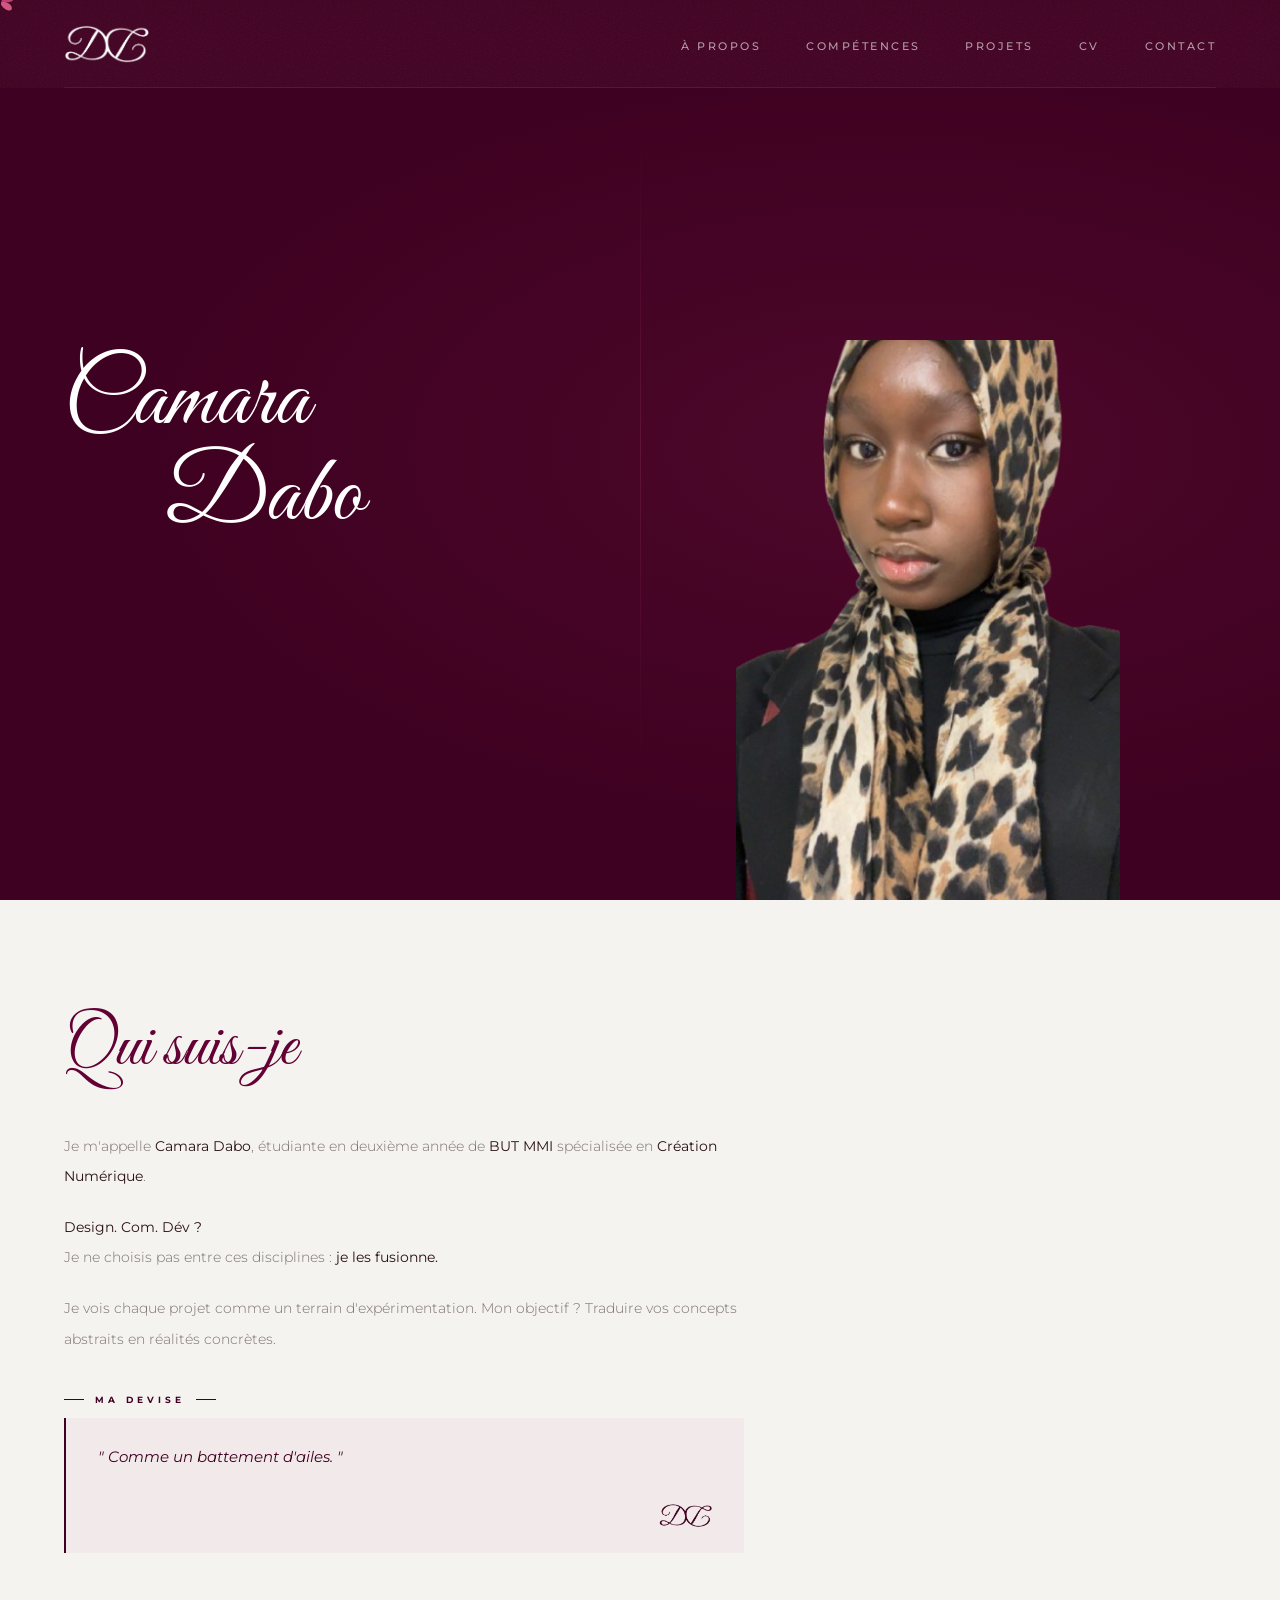
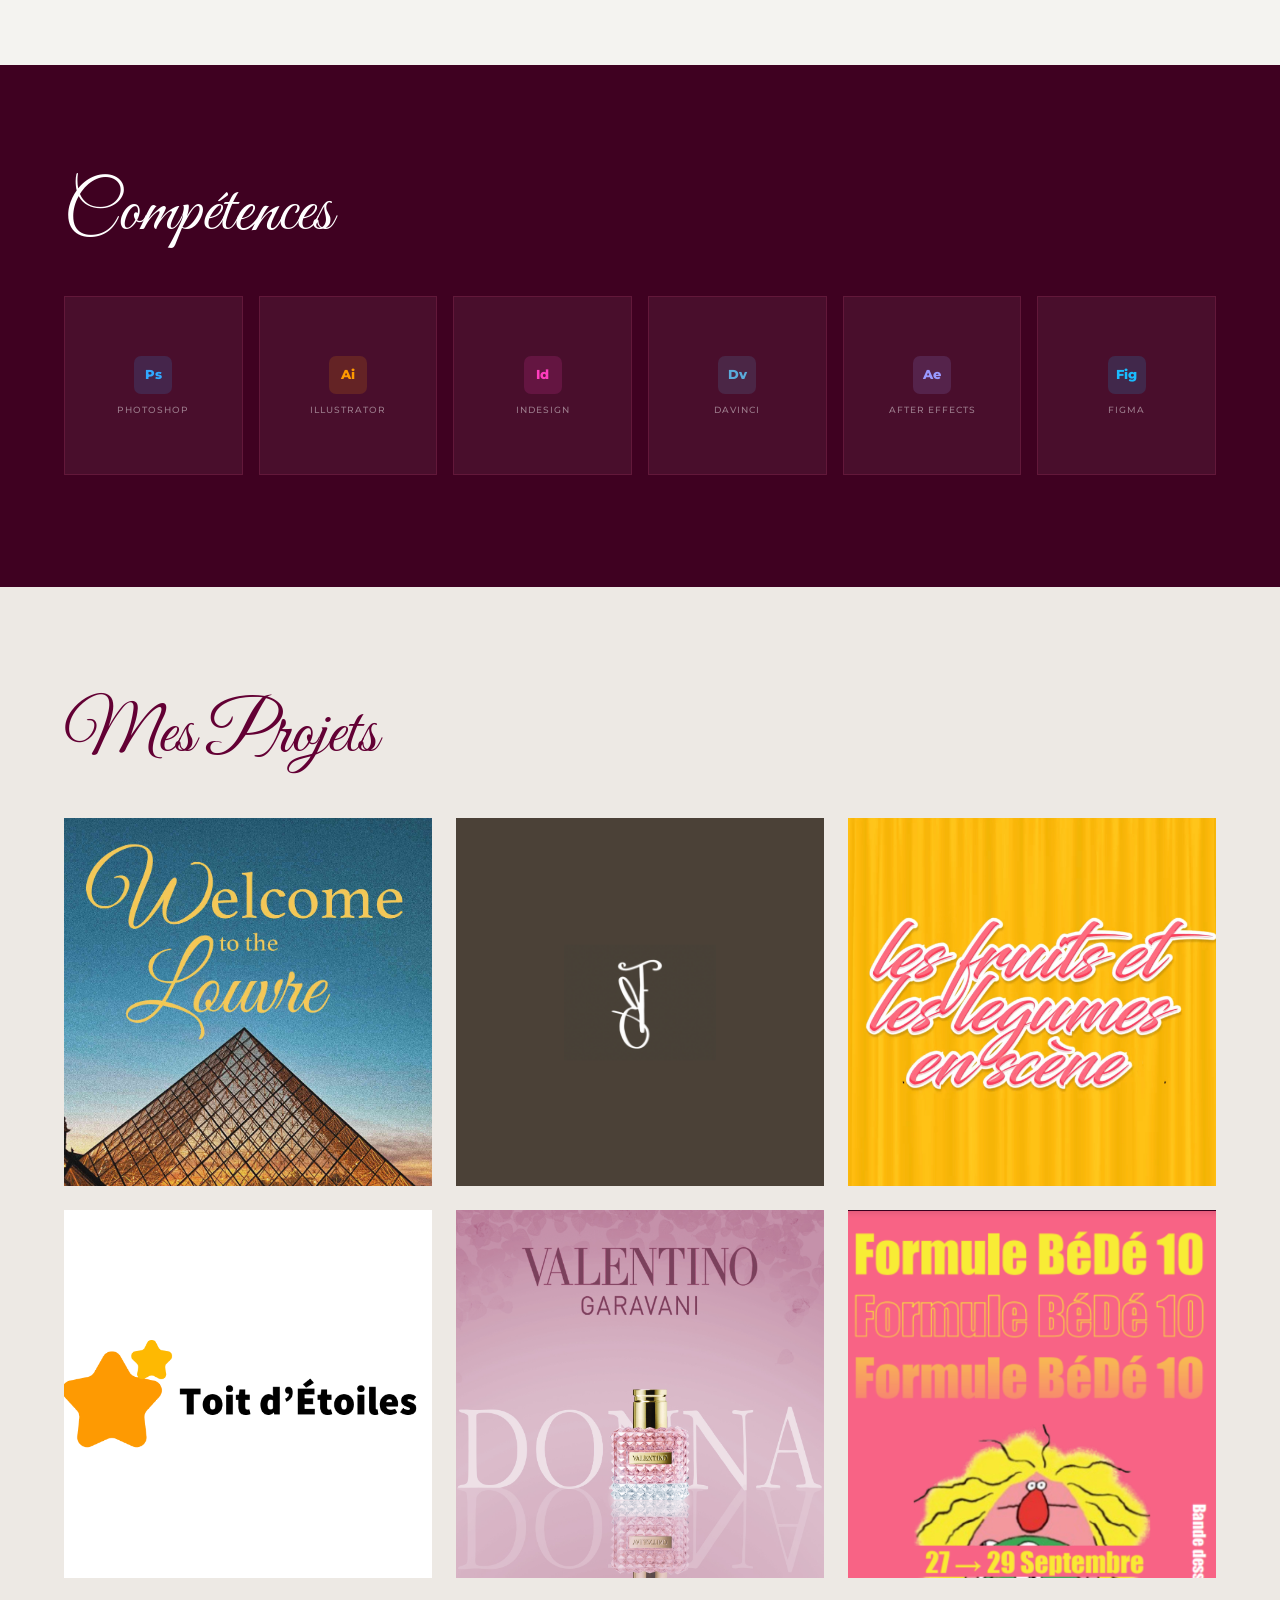
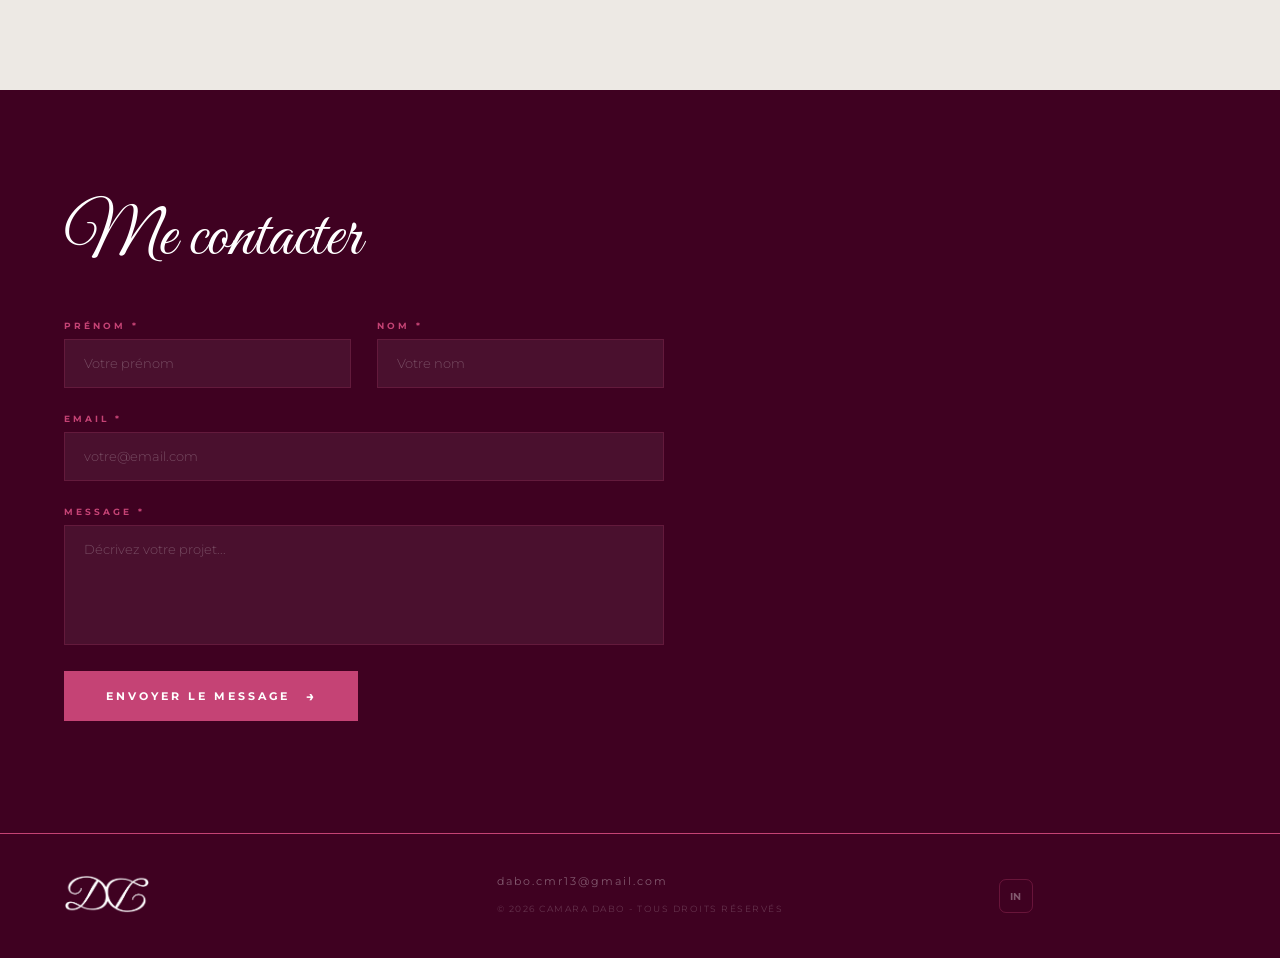
<file: Portfolio/index.html>
<!DOCTYPE html>
<html lang="fr">
<head>
    <meta charset="UTF-8">
    <meta name="viewport" content="width=device-width, initial-scale=1.0">
    <title>Camara Dabo — Designer</title>
    <link href="https://fonts.googleapis.com/css2?family=Great+Vibes&family=Montserrat:ital,wght@0,300;0,400;0,500;0,600;0,700;1,300&display=swap" rel="stylesheet">
    <link rel="stylesheet" href="css/style.css">
<link rel="icon" type="image/png" href="images/logo-couleur.png">
</head>
<body>

<svg id="bf-main" xmlns="http://www.w3.org/2000/svg" viewBox="0 0 50 40">
  <path d="M24 18 C18 10, 6 6, 4 14 C2 20, 10 26, 22 22 Z" fill="#c54375" opacity=".95"/>
  <path d="M23 22 C16 22, 5 28, 8 34 C11 38, 20 34, 24 26 Z" fill="#e0608a" opacity=".9"/>
  <path d="M26 18 C32 10, 44 6, 46 14 C48 20, 40 26, 28 22 Z" fill="#c54375" opacity=".95"/>
  <path d="M27 22 C34 22, 45 28, 42 34 C39 38, 30 34, 26 26 Z" fill="#e0608a" opacity=".9"/>
  <ellipse cx="25" cy="21" rx="1.8" ry="10" fill="#3f0121"/>
  <circle cx="25" cy="11" r="2" fill="#3f0121"/>
</svg>

<nav id="nav" class="dark">
  <a href="#hero" class="logo">
    <img src="images/logo-blanc.png" id="nav-logo" alt="Logo Dabo" style="height: 40px;">
  </a>
  <ul id="nav-menu">
    <button class="menu-close" id="menu-close">✕</button>
    <li><a href="#about">À propos</a></li>
    <li><a href="#skills">Compétences</a></li>
    <li><a href="#projects">Projets</a></li>
    <li><a href="CV-Camara-Dabo.pdf" target="_blank">Cv</a></li>
    <li><a href="#contact">Contact</a></li>
  </ul>
  <button class="burger" id="burger" aria-label="Menu">
    <span></span>
    <span></span>
    <span></span>
  </button>
</nav>

<section id="hero" data-theme="dark">
  <div class="hero-text">
    <p class="hero-firstname fade d1">Camara</p>
    <h1 class="hero-name fade d2">Dabo</h1>
  </div>
  <div class="hero-photo fade d3">
    <div class="photo-wrap">
      <img src="images/dabo.png" alt="Camara Dabo" class="photo-main">
    </div>
  </div>
</section>

<section id="about" data-theme="light">
  <h2 class="section-title-gv fade">Qui suis-je</h2>
  <div class="about-body">
    <p class="fade d1">
      Je m'appelle <strong>Camara Dabo</strong>, étudiante en deuxième année de <strong>BUT MMI</strong> spécialisée en <strong>Création Numérique</strong>. 
    </p>

    <p class="fade d2">
      <strong>Design. Com. Dév ?</strong><br>
      Je ne choisis pas entre ces disciplines : <strong>je les fusionne.</strong>
    </p>

    <p class="fade d3">
      Je vois chaque projet comme un terrain d'expérimentation. Mon objectif ? Traduire vos concepts abstraits en réalités concrètes.
    </p>

    <div class="citation-wrap fade d4">
      <div class="citation-label">Ma devise</div>
      <div class="citation-block">
        <p>" Comme un battement d'ailes. "</p>
        <span class="citation-author">
           <img src="images/logo-prune.png" alt="Logo" style="height: 25px; float: right; margin-top: 10px;">
        </span>
      </div>
    </div>
  </div>
</section>

<section id="skills" data-theme="dark">
  <h2 class="section-title-gv fade">Compétences</h2>
  <div class="sw-grid">
    <div class="sw-card fade d1"><div class="sw-ico ps">Ps</div><span class="sw-name">Photoshop</span></div>
    <div class="sw-card fade d2"><div class="sw-ico ai">Ai</div><span class="sw-name">Illustrator</span></div>
    <div class="sw-card fade d3"><div class="sw-ico id">Id</div><span class="sw-name">InDesign</span></div>
    <div class="sw-card fade d4"><div class="sw-ico dv">Dv</div><span class="sw-name">DaVinci</span></div>
    <div class="sw-card fade d5"><div class="sw-ico ae">Ae</div><span class="sw-name">After Effects</span></div>
    <div class="sw-card fade d6"><div class="sw-ico fig">Fig</div><span class="sw-name">Figma</span></div>
  </div>
</section>

<!-- ══ PROJECTS — CRÈME ══ -->
<section id="projects" data-theme="light">
  <h2 class="section-title-gv fade">Mes Projets</h2>
  <div class="proj-grid">

    <a href="projets/louvre.html" class="proj-card-link fade d1">
      <div class="proj-card">
        <img src="images/Louvre.jpg" alt="The Louvre" onerror="this.style.display='none'">
        <div class="proj-overlay">
          <span class="proj-tag">Design Graphique</span>
          <div class="proj-name">The Louvre</div>
          <p class="proj-desc">Affiche architecturale du Musée du Louvre.</p>
          <span class="proj-cta">Voir le projet →</span>
        </div>
      </div>
    </a>

    <a href="projets/btf.html" class="proj-card-link fade d2">
      <div class="proj-card">
        <img src="images/butterflycosmt.png" alt="Butterfly Cosmetics" onerror="this.style.display='none'">
        <div class="proj-overlay">
          <span class="proj-tag">Branding</span>
          <div class="proj-name">Butterfly Cosmetics</div>
          <p class="proj-desc">Branding de ma marque Butterfly Cosmetics.</p>
          <span class="proj-cta">Voir le projet →</span>
        </div>
      </div>
    </a>

    <a href="projets/motion-data.html" class="proj-card-link fade d3">
      <div class="proj-card">
        <img src="images/miniatureFL.png" alt="Motion Design" onerror="this.style.display='none'">
        <div class="proj-overlay">
          <span class="proj-tag">Motion design</span>
          <div class="proj-name">Les fruits et légumes en scène</div>
          <p class="proj-desc">Data-visualisation d'un jeu de données en motion design.</p>
          <span class="proj-cta">Voir le projet →</span>
        </div>
      </div>
    </a>

    <a href="projets/toitdetoiles.html" class="proj-card-link fade d4">
      <div class="proj-card">
        <img src="images/toitdetoiles.png" alt="Toit d'étoiles" onerror="this.style.display='none'">
        <div class="proj-overlay">
          <span class="proj-tag">Design d'interface</span>
          <div class="proj-name">Toit d'étoiles</div>
          <p class="proj-desc">Maquette web pour un site d'une agence immobilière fictive.</p>
          <span class="proj-cta">Voir le projet →</span>
        </div>
      </div>
    </a>

    <a href="projets/valentino.html" class="proj-card-link fade d5">
      <div class="proj-card">
        <img src="images/valentino.jpg" alt="Valentino" onerror="this.style.display='none'">
        <div class="proj-overlay">
          <span class="proj-tag">Design graphique</span>
          <div class="proj-name">Valentino - Donna</div>
          <p class="proj-desc">Flyer promotionnel pour l'eau de parfum Donna.</p>
          <span class="proj-cta">Voir le projet →</span>
        </div>
      </div>
    </a>

    <a href="projets/formulebd.html" class="proj-card-link fade d6">
      <div class="proj-card">
        <img src="images/formulebd.png" alt="Formule Bédé" onerror="this.style.display='none'">
        <div class="proj-overlay">
          <span class="proj-tag">Design éditorial</span>
          <div class="proj-name">Formule Bédé 10</div>
          <p class="proj-desc">Programme du festival Formule Bédé 10 réalisé sur InDesign.</p>
          <span class="proj-cta">Voir le projet →</span>
        </div>
      </div>
    </a>

  </div>
</section>

<section id="contact" data-theme="dark">
  <h2 class="section-title-gv fade">Me contacter</h2>
  <form class="form fade d1" action="https://formspree.io/f/mjgeqdlr" method="POST">
    <input type="hidden" name="_subject" value="Nouveau message depuis ton portfolio">
    <div class="form-row">
      <div class="fg"><label>Prénom *</label><input type="text" name="prénom" placeholder="Votre prénom" required></div>
      <div class="fg"><label>Nom *</label><input type="text" name="nom" placeholder="Votre nom" required></div>
    </div>
    <div class="fg"><label>Email *</label><input type="email" name="email" placeholder="votre@email.com" required></div>
    <div class="fg"><label>Message *</label><textarea name="message" placeholder="Décrivez votre projet..." required></textarea></div>
    <button type="submit" class="form-btn">Envoyer le message</button>
  </form>
</section>

<footer>
  <div class="footer-left">
     <img src="images/logo-blanc.png" alt="Logo Dabo" style="height: 40px;">
  </div>
  <div class="footer-center">
    <a href="mailto:camara.dabo@email.com" class="fmail">dabo.cmr13@gmail.com</a>
    <div class="fcopy">© 2026 Camara Dabo - Tous droits réservés</div>
  </div>
  <div class="footer-right">
    <div class="fsocials">
      <a href="https://www.linkedin.com/in/dabo-camara/" class="soc">IN</a>
    </div>
  </div>
</footer>

<script src="js/index.js"></script></body>
</html>
</file>
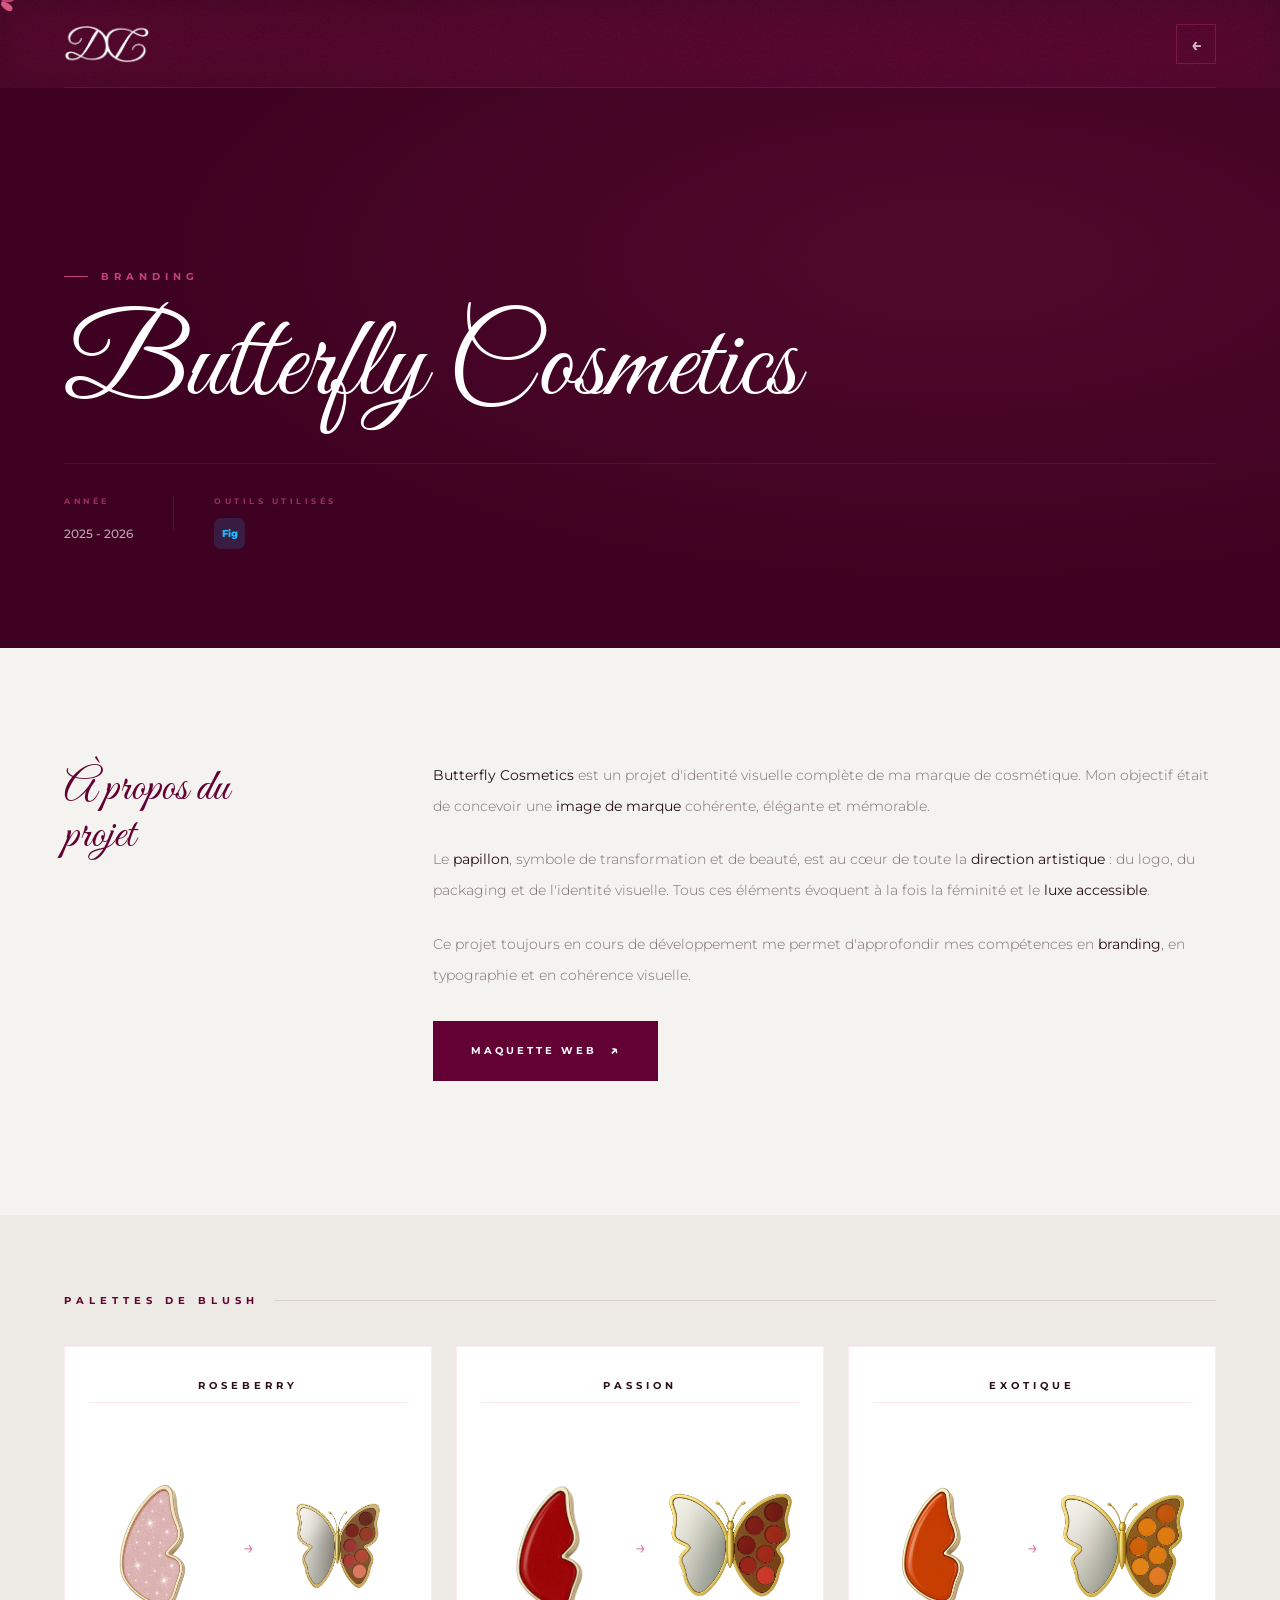
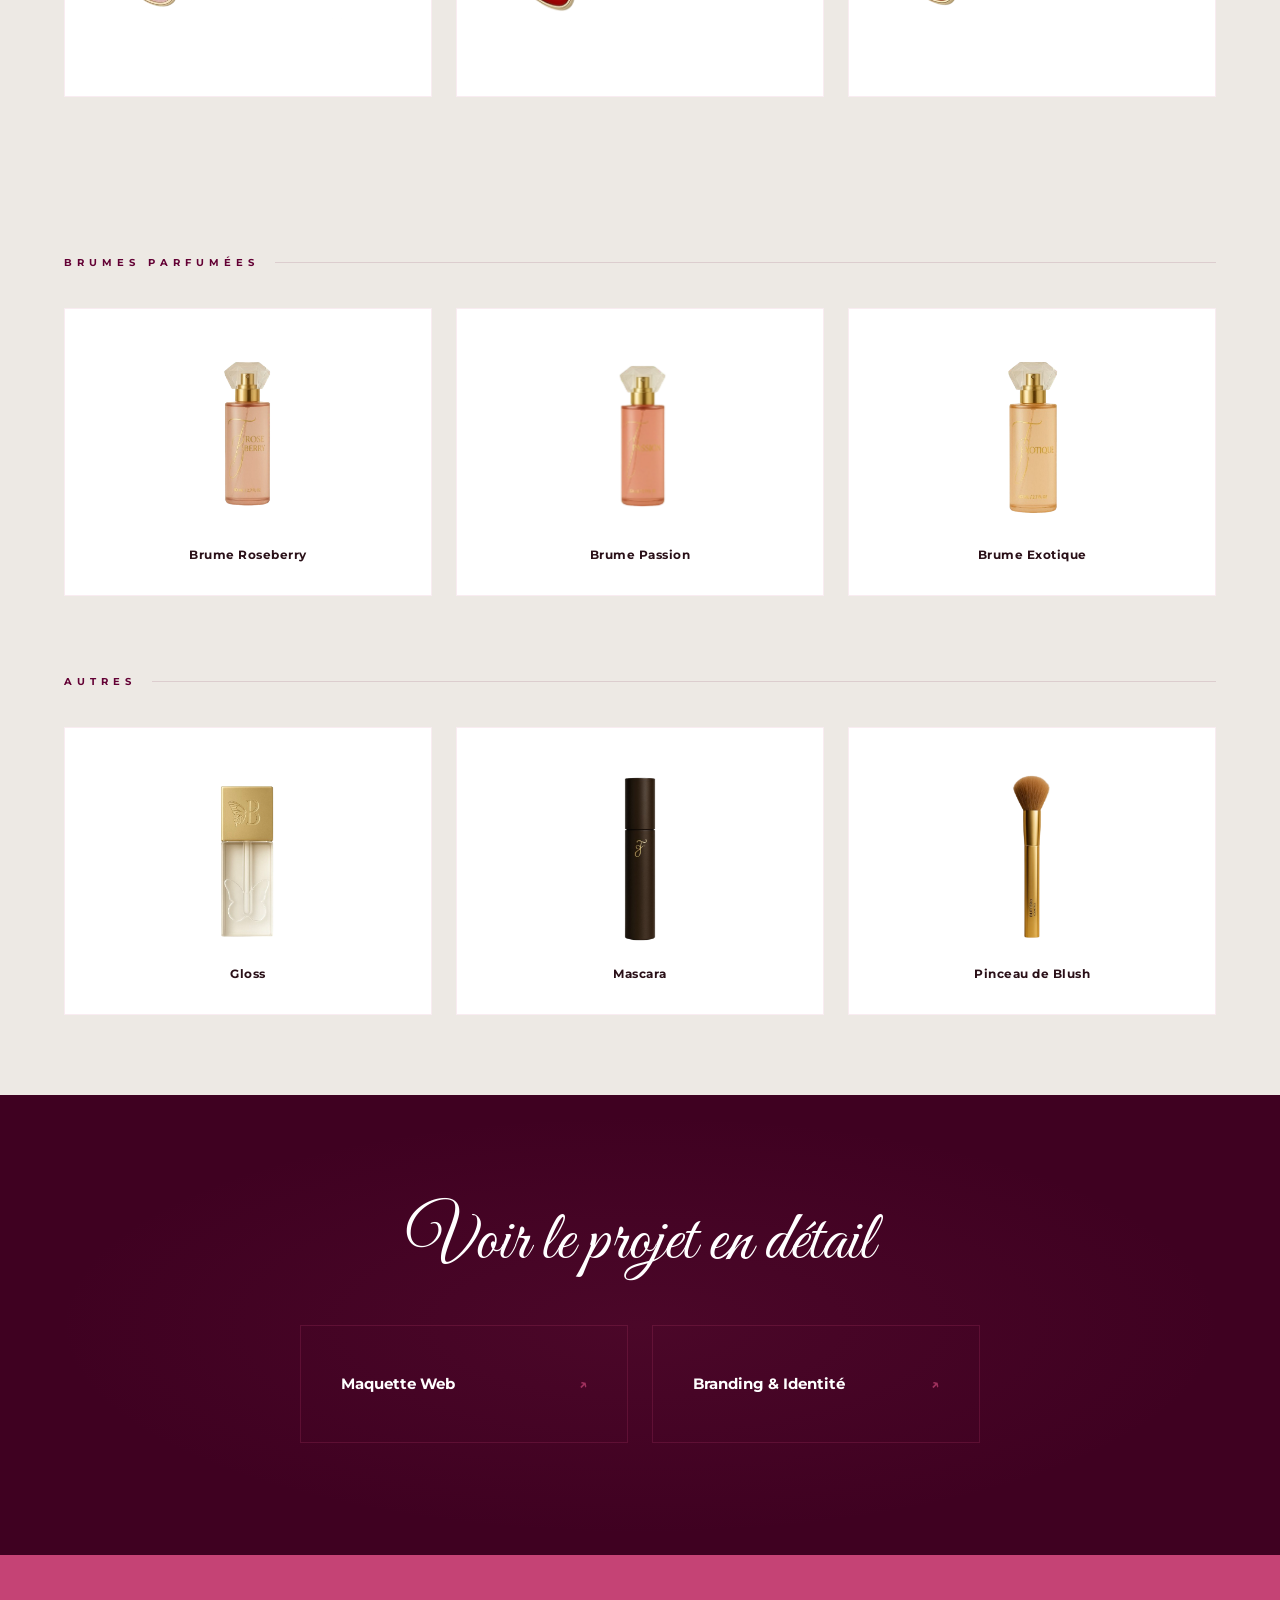
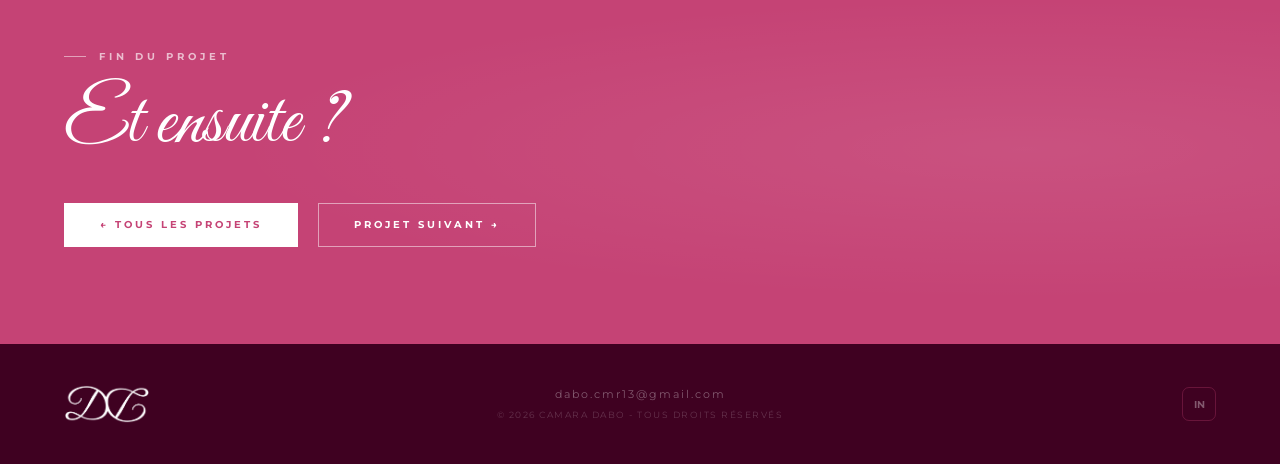
<file: Portfolio/projets/btf.html>
<!DOCTYPE html>
<html lang="fr">
<head>
<meta charset="UTF-8">
<meta name="viewport" content="width=device-width, initial-scale=1.0">
<title>Butterfly Cosmetics — Camara Dabo</title>
<link href="https://fonts.googleapis.com/css2?family=Great+Vibes&family=Montserrat:ital,wght@0,300;0,400;0,500;0,600;0,700;1,300&display=swap" rel="stylesheet">
<link rel="stylesheet" href="../css/btf.css">

</head>
<body>

<!-- ══ CURSEUR PAPILLON ══ -->
<svg id="bf-main" xmlns="http://www.w3.org/2000/svg" viewBox="0 0 50 40" style="position:fixed;pointer-events:none;z-index:9999;transform:translate(-50%,-50%);width:36px;height:36px;animation:bf-flutter 1.1s ease-in-out infinite;">
  <path d="M24 18 C18 10, 6 6, 4 14 C2 20, 10 26, 22 22 Z" fill="#c54375" opacity=".95"/>
  <path d="M22 20 C16 14, 8 11, 7 16" stroke="#3f0121" stroke-width=".8" fill="none" opacity=".4"/>
  <path d="M23 22 C16 22, 5 28, 8 34 C11 38, 20 34, 24 26 Z" fill="#e0608a" opacity=".9"/>
  <path d="M26 18 C32 10, 44 6, 46 14 C48 20, 40 26, 28 22 Z" fill="#c54375" opacity=".95"/>
  <path d="M28 20 C34 14, 42 11, 43 16" stroke="#3f0121" stroke-width=".8" fill="none" opacity=".4"/>
  <path d="M27 22 C34 22, 45 28, 42 34 C39 38, 30 34, 26 26 Z" fill="#e0608a" opacity=".9"/>
  <ellipse cx="25" cy="21" rx="1.8" ry="10" fill="#3f0121"/>
  <circle cx="25" cy="11" r="2" fill="#3f0121"/>
  <path d="M24 11 Q19 6 17 4" stroke="#3f0121" stroke-width="1" fill="none" stroke-linecap="round"/>
  <circle cx="17" cy="4" r="1.5" fill="#c54375"/>
  <path d="M26 11 Q31 6 33 4" stroke="#3f0121" stroke-width="1" fill="none" stroke-linecap="round"/>
  <circle cx="33" cy="4" r="1.5" fill="#c54375"/>
  <circle cx="14" cy="16" r="2" fill="white" opacity=".3"/>
  <circle cx="36" cy="16" r="2" fill="white" opacity=".3"/>
</svg>
<svg id="bf-trail" xmlns="http://www.w3.org/2000/svg" viewBox="0 0 50 40" style="position:fixed;pointer-events:none;z-index:9998;transform:translate(-50%,-50%);width:22px;height:22px;opacity:.3;transition:left .14s ease-out,top .14s ease-out;animation:bf-flutter 1.1s ease-in-out infinite reverse;">
  <path d="M24 18 C18 10, 6 6, 4 14 C2 20, 10 26, 22 22 Z" fill="#c54375"/>
  <path d="M23 22 C16 22, 5 28, 8 34 C11 38, 20 34, 24 26 Z" fill="#e0608a"/>
  <path d="M26 18 C32 10, 44 6, 46 14 C48 20, 40 26, 28 22 Z" fill="#c54375"/>
  <path d="M27 22 C34 22, 45 28, 42 34 C39 38, 30 34, 26 26 Z" fill="#e0608a"/>
  <ellipse cx="25" cy="21" rx="1.8" ry="10" fill="#3f0121"/>
</svg>

<!-- ══ NAV ══ -->
<nav id="nav">
    <a href="../index.html" class="logo">
    <img src="../images/logo-blanc.png" id="nav-logo" alt="Logo Dabo" style="height: 40px;">
  </a>
  <!-- Bouton retour accueil -->
  <a href="../index.html#projects" class="nav-back-arrow">
  ←
</a>
</nav>

<section id="proj-header" data-theme="dark">

  <div class="proj-eyebrow fade">Branding</div>
  <h1 class="proj-title fade d1">Butterfly Cosmetics</h1>

  <div class="proj-meta fade d2">
    <div class="meta-item">
      <span class="meta-label">Année</span>
      <span class="meta-value">2025 - 2026</span>
    </div>

    <div class="meta-sep"></div>

    <div class="meta-item">
      <span class="meta-label">Outils utilisés</span>
      <div class="tools-list">
        <div class="sw-ico fig">Fig</div>
      </div>
    </div>
  </div>
</section>

<!-- ══ DESCRIPTION — CRÈME ══ -->
<section id="proj-desc" data-theme="light">
  <div class="desc-left fade">
    <h2 class="desc-heading">À propos du projet</h2>
  </div>

 <div class="desc-divider"></div>

<div class="desc-right">
  <p class="desc-text fade d1">
    <strong>Butterfly Cosmetics</strong> est un projet d'identité visuelle complète de ma marque de cosmétique.
    Mon objectif était de concevoir une <strong>image de marque</strong> cohérente, élégante et mémorable.
  </p>
  <p class="desc-text fade d2">
    Le <strong>papillon</strong>, symbole de transformation et de beauté, est au cœur de toute la
    <strong>direction artistique</strong> : du logo, du packaging et de l'identité visuelle.
    Tous ces éléments évoquent à la fois la féminité et le <strong>luxe accessible</strong>.
  </p>
  <p class="desc-text fade d3">
    Ce projet toujours en cours de développement me permet d'approfondir mes compétences en
    <strong>branding</strong>, en typographie et en cohérence visuelle.
  </p>

  <a href="https://www.figma.com/design/FHe0lRBHAqzqsBPyIT1Zrw/BTF-cosmetics?node-id=0-1&t=qAY1izUHahXSfzuu-1" class="btn-external fade d4" target="_blank">
    Maquette web
  </a>
</div>
</section>

<section class="panel-palettes" data-theme="light">
  <div class="palettes-header">
    <div class="palettes-cat-label fade">Palettes de blush</div>
  </div>
  <div class="palettes-grid">

    <!-- Roseberry -->
    <div class="palette-card fade d1">
      <div class="palette-name">Roseberry</div>
      <div class="palette-row">
        <div class="palette-img-item">
          <img src="../images/paletteroseberryF.png" alt="Palette Roseberry fermée">
        </div>
        <span class="palette-arrow">→</span>
        <div class="palette-img-item">
<img src="../images/paletteroseberryO.png" alt="Palette Roseberry ouverte" class="roseberry-open">          
        </div>
      </div>
    </div>

    <!-- Passion -->
    <div class="palette-card fade d2">
      <div class="palette-name">Passion</div>
      <div class="palette-row">
        <div class="palette-img-item">
          <img src="../images/palettepassionF.png" alt="Palette Passion fermée">
        </div>
        <span class="palette-arrow">→</span>
        <div class="palette-img-item">
          <img src="../images/palettepassionO.png" alt="Palette Passion ouverte" class="passion-open">
        </div>
      </div>
    </div>

    <!-- Exotique -->
    <div class="palette-card fade d3">
      <div class="palette-name">Exotique</div>
      <div class="palette-row">
        <div class="palette-img-item">
          <img src="../images/paletteexotiqueF.png" alt="Palette Exotique fermée">
        </div>
        <span class="palette-arrow">→</span>
        <div class="palette-img-item">
          <img src="../images/paletteexotiqueO.png" alt="Palette Exotique ouverte" class="exotique-open">
        </div>
      </div>
    </div>

  </div>
</section>

<section class="panel-products" data-theme="light">
  <div class="cat-block">
    <div class="cat-label fade">Brumes parfumées</div>
    <div class="products-grid cols-3">

      <div class="prod-card fade d1">
        <img src="../images/brumeroseberry.png" alt="Brume Roseberry">
        <div class="prod-name">Brume Roseberry</div>
      </div>

      <div class="prod-card fade d2">
        <img src="../images/brumepassion.png" alt="Brume Passion">
        <div class="prod-name">Brume Passion</div>
      </div>

      <div class="prod-card fade d3">
        <img src="../images/brumeexotique.png" alt="Brume Exotique">
        <div class="prod-name">Brume Exotique</div>
      </div>

    </div>
  </div>
</section>

<section class="panel-products" data-theme="light">
  <div class="cat-block">
    <div class="cat-label fade">Autres</div>
    <div class="products-grid cols-3">

      <div class="prod-card fade d1">
        <img src="../images/gloss.png" alt="Gloss">
        <div class="prod-name">Gloss</div>
      </div>

      <div class="prod-card fade d2">
        <img src="../images/mascara.png" alt="Mascara">
        <div class="prod-name">Mascara</div>
      </div>

      <div class="prod-card fade d3">
        <img src="../images/pinceau.png" alt="Pinceau Blush">
        <div class="prod-name">Pinceau de Blush</div>
      </div>

    </div>
  </div>
</section>

<section class="panel-links" data-theme="dark">
  <h2 class="links-title fade">Voir le projet en détail</h2>

  <div class="links-cards">

    <a href="https://www.figma.com/design/FHe0lRBHAqzqsBPyIT1Zrw/BTF-cosmetics?node-id=0-1&t=xYKRdm4muOJudOm1-1" target="_blank" class="link-card fade d1">
      <div class="link-card-title">Maquette Web</div>
    </a>

    <a href="https://docs.google.com/document/d/1N6-SHHO0v5FVspNc_YBwJtdMdah9xfg2RFgqKDJrnZY/edit?usp=sharing" target="_blank" class="link-card fade d2">
      <div class="link-card-title">Branding & Identité</div>
    </a>

  </div>
</section>

<section class="panel-end" data-theme="dark">
  <div class="end-label fade">Fin du projet</div>
  <h2 class="end-title fade d1">Et ensuite ?</h2>

  <div class="end-btns fade d2">
    <a href="../index.html#projects" class="end-btn">← Tous les projets</a>
    <a href="../projets/motion-data.html" class="end-btn">Projet suivant →</a>
  </div>
</section>

<!-- ══ FOOTER ══ -->
<footer>
  <div class="footer-left">
     <img src="../images/logo-blanc.png" alt="Logo Dabo" style="height: 40px;">
  </div>
  <div class="footer-center">
    <a href="mailto:camara.dabo@email.com" class="fmail">dabo.cmr13@gmail.com</a>
    <div class="fcopy">© 2026 Camara Dabo - Tous droits réservés</div>
  </div>
  <div class="footer-right">
    <div class="fsocials">
      <a href="https://www.linkedin.com/in/dabo-camara/" class="soc">IN</a>
    </div>
  </div>
</footer>
<script src="../js/index.js"></script>
</body>
</html>
</file>
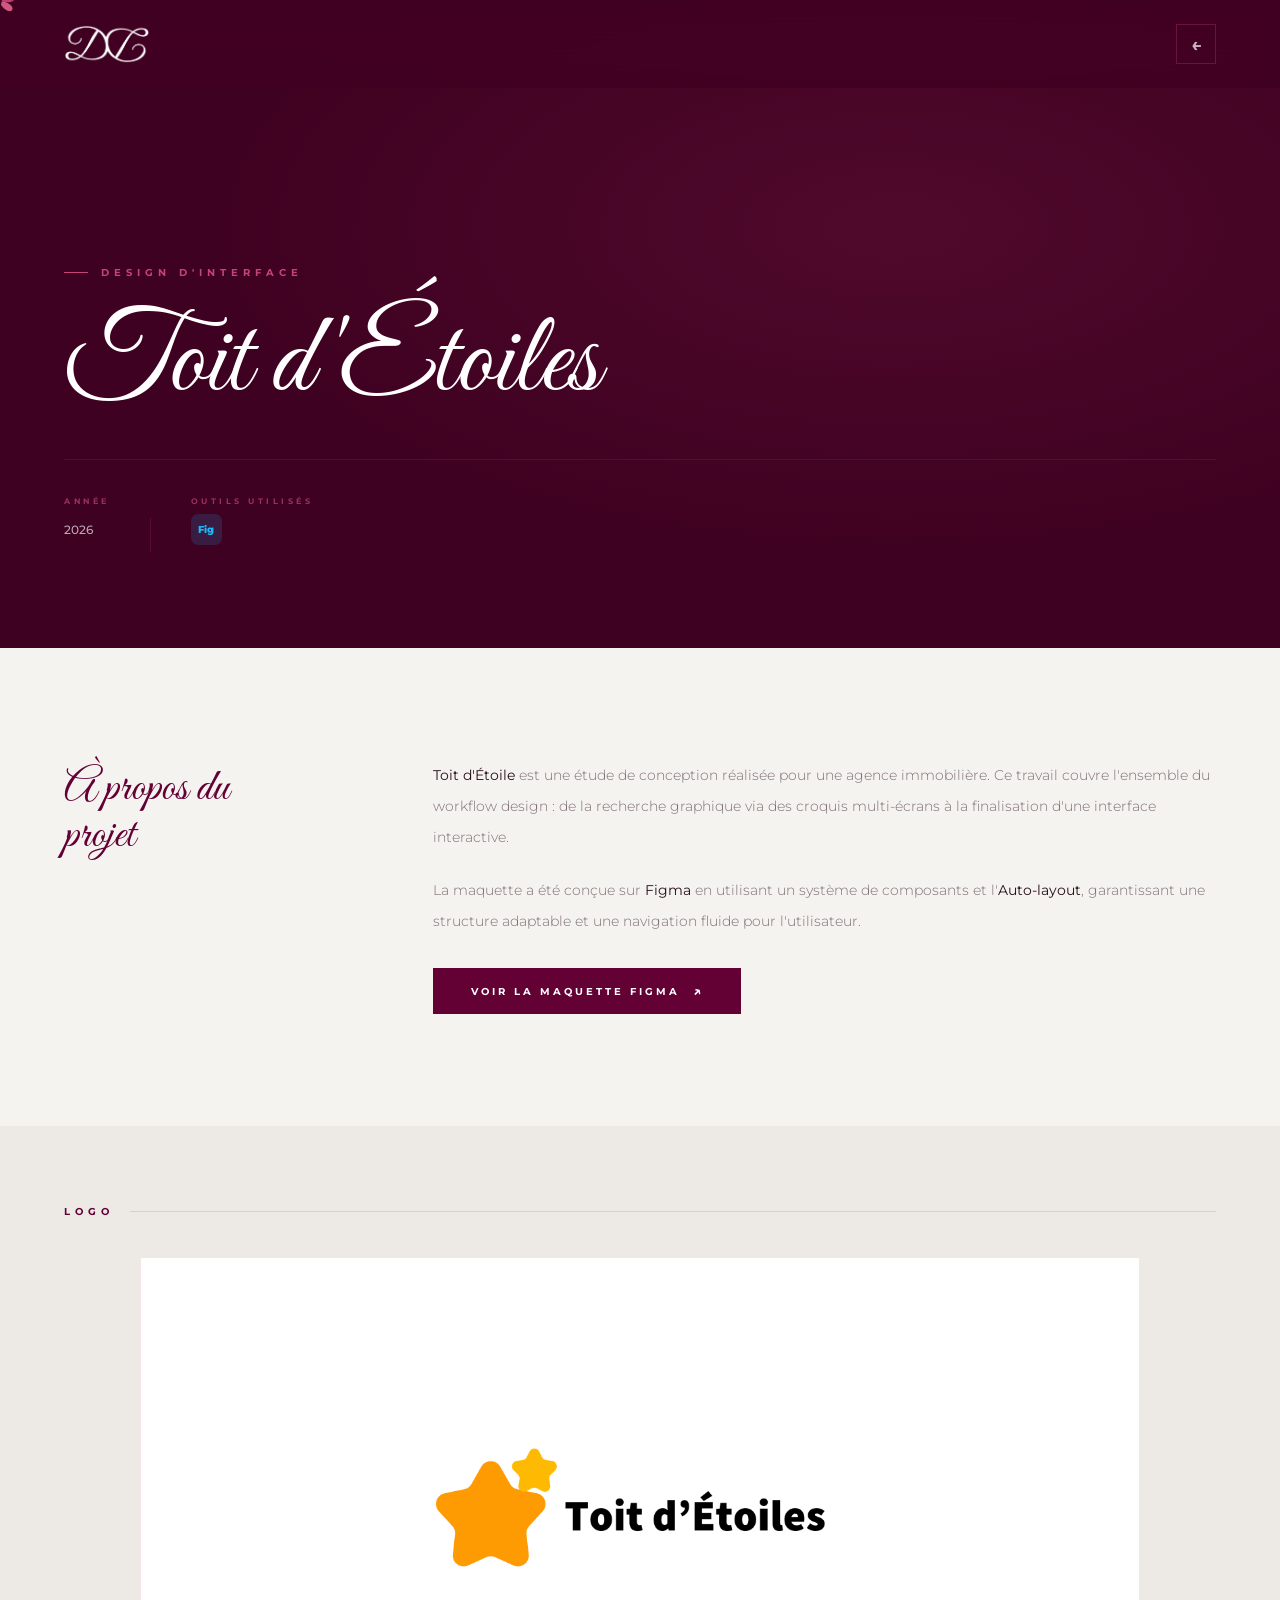
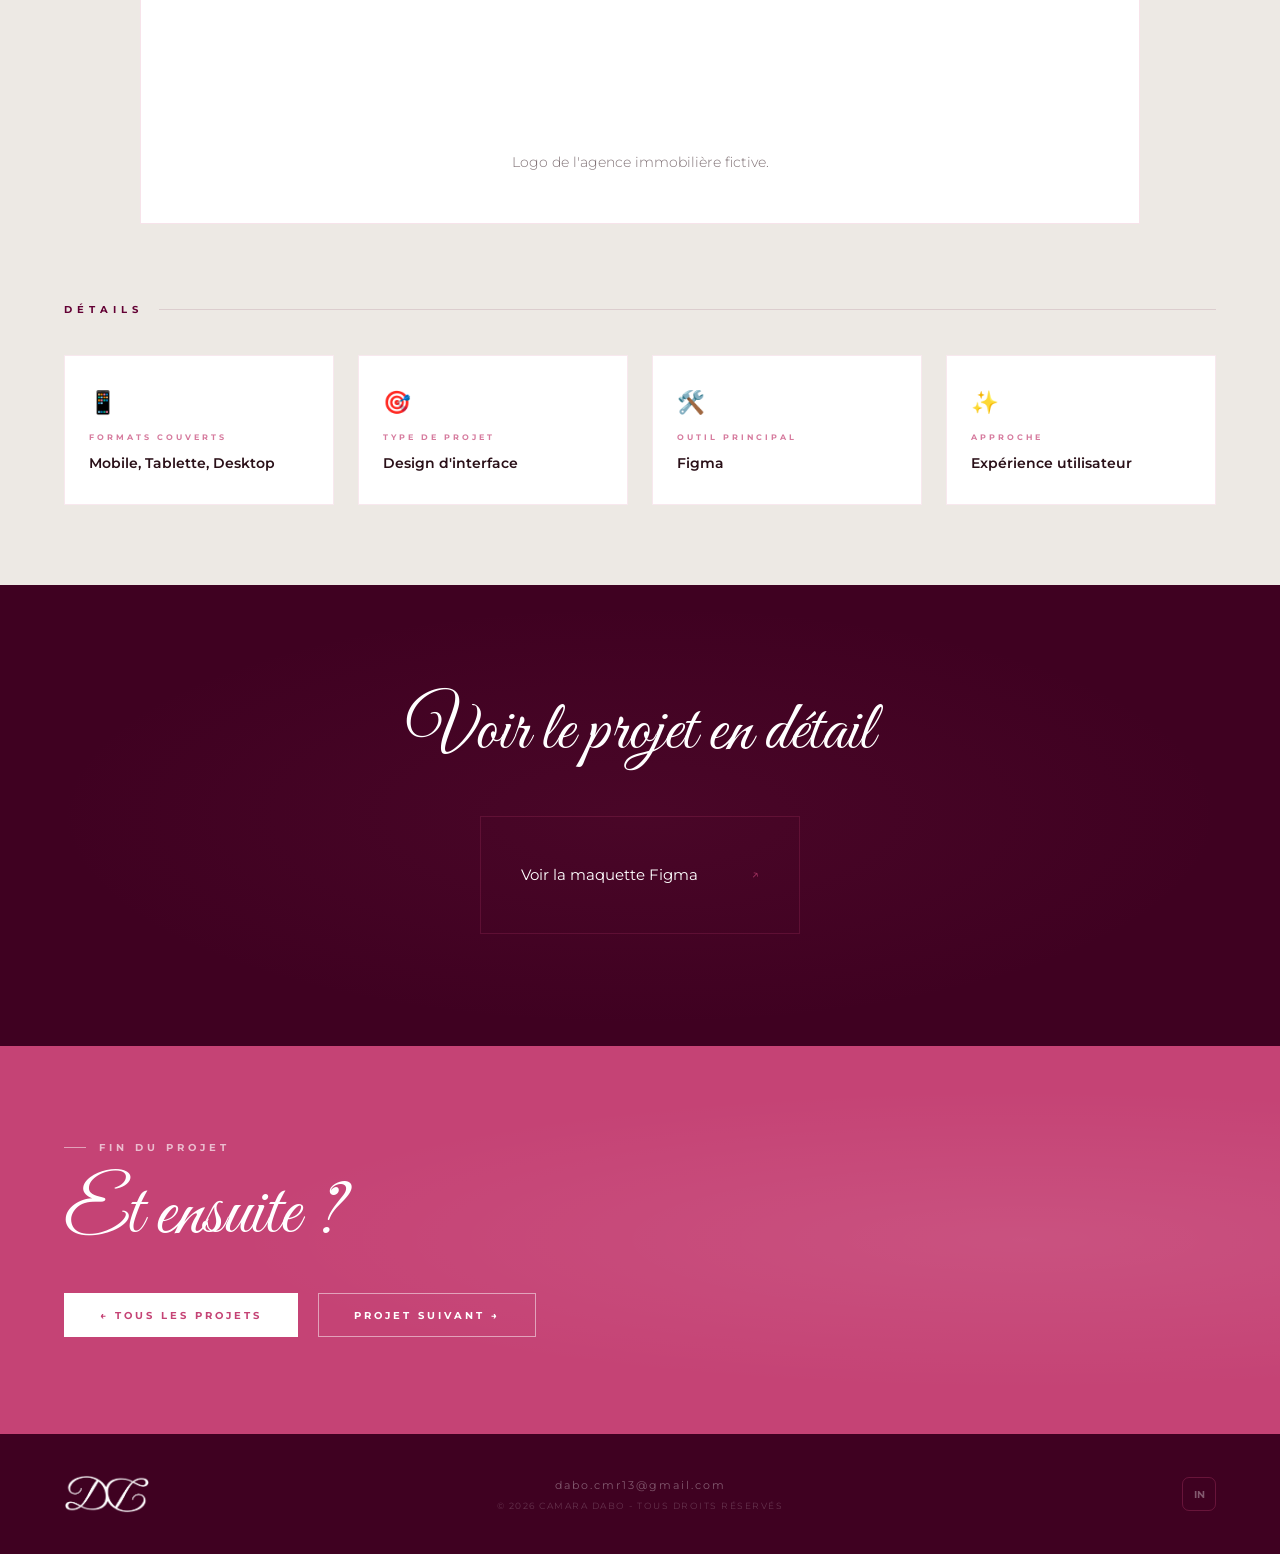
<file: Portfolio/projets/toitdetoiles.html>
<!DOCTYPE html>
<html lang="fr">
<head>
  <meta charset="UTF-8">
  <meta name="viewport" content="width=device-width, initial-scale=1.0">
  <title>Toit d'Étoiles — Camara Dabo</title>
  <link href="https://fonts.googleapis.com/css2?family=Great+Vibes&family=Montserrat:ital,wght@0,300;0,400;0,500;0,600;0,700;1,300&display=swap" rel="stylesheet">
  <link rel="stylesheet" href="../css/toitdetoiles.css">
</head>
<body>

  <!-- ══ CURSEUR PAPILLON ══ -->
  <svg id="bf-main" xmlns="http://www.w3.org/2000/svg" viewBox="0 0 50 40"
    style="position:fixed;pointer-events:none;z-index:9999;transform:translate(-50%,-50%);width:36px;height:36px;animation:bf-flutter 1.1s ease-in-out infinite;">
    <path d="M24 18 C18 10, 6 6, 4 14 C2 20, 10 26, 22 22 Z" fill="#c54375" opacity=".95"/>
    <path d="M22 20 C16 14, 8 11, 7 16" stroke="#3f0121" stroke-width=".8" fill="none" opacity=".4"/>
    <path d="M23 22 C16 22, 5 28, 8 34 C11 38, 20 34, 24 26 Z" fill="#e0608a" opacity=".9"/>
    <path d="M26 18 C32 10, 44 6, 46 14 C48 20, 40 26, 28 22 Z" fill="#c54375" opacity=".95"/>
    <path d="M28 20 C34 14, 42 11, 43 16" stroke="#3f0121" stroke-width=".8" fill="none" opacity=".4"/>
    <path d="M27 22 C34 22, 45 28, 42 34 C39 38, 30 34, 26 26 Z" fill="#e0608a" opacity=".9"/>
    <ellipse cx="25" cy="21" rx="1.8" ry="10" fill="#3f0121"/>
    <circle cx="25" cy="11" r="2" fill="#3f0121"/>
    <path d="M24 11 Q19 6 17 4" stroke="#3f0121" stroke-width="1" fill="none" stroke-linecap="round"/>
    <circle cx="17" cy="4" r="1.5" fill="#c54375"/>
    <path d="M26 11 Q31 6 33 4" stroke="#3f0121" stroke-width="1" fill="none" stroke-linecap="round"/>
    <circle cx="33" cy="4" r="1.5" fill="#c54375"/>
    <circle cx="14" cy="16" r="2" fill="white" opacity=".2"/>
    <circle cx="36" cy="16" r="2" fill="white" opacity=".2"/>
  </svg>

  <!-- ══ NAV ══ -->
  <nav id="nav">
    <a href="../index.html" class="logo">
      <img src="../images/logo-blanc.png" id="nav-logo" alt="Logo Dabo" style="height: 40px;">
    </a>
    <a href="../index.html#projects" class="nav-back-arrow">←</a>
  </nav>

  <!-- ══ HEADER PROJET — DARK ══ -->
  <section id="proj-header" data-theme="dark">
    <div class="proj-eyebrow fade">Design d'interface</div>
    <h1 class="proj-title fade d1">Toit d'Étoiles</h1>
    <div class="proj-meta fade d2">
      <div class="meta-item">
        <span class="meta-label">Année</span>
        <span class="meta-value">2026</span>
      </div>
      <div class="meta-sep"></div>
      <div class="meta-item">
        <span class="meta-label">Outils utilisés</span>
        <div class="tools-list">
          <div class="sw-ico fig">Fig</div>
        </div>
      </div>
    </div>
  </section>

  <!-- ══ DESCRIPTION — CRÈME ══ -->
  <section id="proj-desc" data-theme="light">
    <div class="desc-left fade">
      <h2 class="desc-heading">À propos du projet</h2>
    </div>
    <div class="desc-divider"></div>
    <div class="desc-right">
      <p class="desc-text fade d1">
        <strong>Toit d'Étoile</strong> est une étude de conception réalisée pour une agence immobilière.
        Ce travail couvre l'ensemble du workflow design : de la recherche graphique via des croquis
        multi-écrans à la finalisation d'une interface interactive.
      </p>
      <p class="desc-text fade d2">
        La maquette a été conçue sur <strong>Figma</strong> en utilisant un système de composants
        et l'<strong>Auto-layout</strong>, garantissant une structure adaptable et une navigation
        fluide pour l'utilisateur.
      </p>
      <a href="https://www.figma.com/design/39om3ytgWSU3CcuqLVezIH/Toit-d-%C3%89toiles?node-id=0-1&t=vy5T2oYTqppZWYRg-1" class="btn-external fade d4" target="_blank">
        Voir la maquette Figma
      </a>
    </div>
  </section>

  <!-- ══ LOGO & IDENTITÉ — WARM ══ -->
  <section class="panel-identity" data-theme="light">
    <div class="identity-cat-label fade">Logo</div>
    <div class="identity-layout">
      <div class="logo-card fade d1">
        <div class="logo-display">
          <img src="../images/toitdetoiles.png" alt="Logo Toit d'Étoile">
        </div>
        <div class="logo-info">
          <p class="logo-info-desc">Logo de l'agence immobilière fictive.</p>
        </div>
      </div>
    </div>
  </section>

  <!-- ══ DÉTAILS TECHNIQUES — WARM ══ -->
  <section class="panel-details" data-theme="light">
    <div class="details-cat-label fade">Détails</div>
    <div class="details-grid">
      <div class="detail-card fade d1">
        <div class="detail-icon">📱</div>
        <div class="detail-label">Formats couverts</div>
        <div class="detail-value">Mobile, Tablette, Desktop</div>
      </div>
      <div class="detail-card fade d2">
        <div class="detail-icon">🎯</div>
        <div class="detail-label">Type de projet</div>
        <div class="detail-value">Design d'interface</div>
      </div>
      <div class="detail-card fade d3">
        <div class="detail-icon">🛠️</div>
        <div class="detail-label">Outil principal</div>
        <div class="detail-value">Figma</div>
      </div>
      <div class="detail-card fade d4">
        <div class="detail-icon">✨</div>
        <div class="detail-label">Approche</div>
        <div class="detail-value">Expérience utilisateur</div>
      </div>
    </div>
  </section>

  <!-- ══ LIENS — DARK ══ -->
  <section class="panel-links" data-theme="dark">
    <h2 class="links-title fade">Voir le projet en détail</h2>
    <div class="links-cards">
      <a href="https://www.figma.com/design/39om3ytgWSU3CcuqLVezIH/Toit-d-%C3%89toiles?node-id=0-1&t=vy5T2oYTqppZWYRg-1" target="_blank" class="link-card fade d1">
        <div class="link-card-title">
          Voir la maquette Figma
        </div>
      </a>
    </div>
  </section>

  <!-- ══ FIN — ACCENT ══ -->
  <section class="panel-end" data-theme="dark">
    <div class="end-label fade">Fin du projet</div>
    <h2 class="end-title fade d1">Et ensuite ?</h2>
    <div class="end-btns fade d2">
      <a href="../index.html#projects" class="end-btn">← Tous les projets</a>
      <a href="../projets/valentino.html" class="end-btn">Projet suivant →</a>
    </div>
  </section>

  <!-- ══ FOOTER ══ -->
  <footer>
    <div class="footer-left">
      <img src="../images/logo-blanc.png" alt="Logo Dabo" style="height: 40px;">
    </div>
    <div class="footer-center">
      <a href="mailto:dabo.cmr13@gmail.com" class="fmail">dabo.cmr13@gmail.com</a>
      <div class="fcopy">© 2026 Camara Dabo - Tous droits réservés</div>
    </div>
    <div class="footer-right">
      <div class="fsocials">
        <a href="https://www.linkedin.com/in/dabo-camara/" class="soc">IN</a>
      </div>
    </div>
  </footer>

  <script src="../js/index.js"></script>
</body>
</html>
</file>
<file: Portfolio/css/style.css>
:root {
    --dark: #3f0121;
    --primary: #630034;
    --accent: #c54375;
    --cream: #f4f3f0;
    --warm: #ede9e4;
    --white: #ffffff;
    --muted: #9e8e8a;
    --ink: #2a1018;
}

*, ::before, ::after {
    margin: 0px;
    padding: 0px;
    box-sizing: border-box;
}

html {
    scroll-behavior: smooth;
}

body {
    font-family: Montserrat, sans-serif;
    background: var(--cream);
    color: var(--ink);
    overflow-x: hidden;
    cursor: none;
}

::-webkit-scrollbar {
    width: 2px;
}

::-webkit-scrollbar-thumb {
    background: var(--accent);
}

#bf-main, #bf-trail {
    position: fixed;
    pointer-events: none;
    z-index: 9999;
    transform: translate(-50%, -50%);
    animation: 1.1s ease-in-out infinite bf-flutter;
}

#bf-main {
    width: 34px;
    height: 34px;
}

#bf-trail {
    width: 20px;
    height: 20px;
    z-index: 9998;
    opacity: 0.3;
    transition: left 0.14s ease-out, top 0.14s ease-out;
    animation-direction: reverse;
}

@keyframes bf-flutter {
    0%, 100% {
        transform: translate(-50%, -50%) scaleX(1) rotate(-6deg);
    }

    25% {
        transform: translate(-50%, -50%) scaleX(0.45) rotate(0deg);
    }

    50% {
        transform: translate(-50%, -50%) scaleX(1) rotate(6deg);
    }

    75% {
        transform: translate(-50%, -50%) scaleX(0.45) rotate(0deg);
    }
}

nav {
    position: fixed;
    top: 0px;
    left: 0px;
    right: 0px;
    z-index: 100;
    display: flex;
    align-items: center;
    justify-content: space-between;
    padding: 1.5rem 5vw;
    transition: padding 0.35s, background 0.4s;
    isolation: isolate;
}

nav::before {
    content: "";
    position: absolute;
    inset: 0px;
    z-index: -1;
    background-image: url("data:image/svg+xml,%3Csvg viewBox='0 0 200 200' xmlns='http://www.w3.org/2000/svg'%3E%3Cfilter id='n'%3E%3CfeTurbulence type='fractalNoise' baseFrequency='0.8' numOctaves='4' stitchTiles='stitch'/%3E%3C/filter%3E%3Crect width='100%25' height='100%25' filter='url(%23n)' opacity='0.07'/%3E%3C/svg%3E");
    background-size: 180px 180px;
    pointer-events: none;
}

nav::after {
    content: "";
    position: absolute;
    bottom: 0px;
    left: 5vw;
    right: 5vw;
    height: 1px;
    transition: background 0.4s;
}

nav.dark {
    background: rgba(63, 1, 33, 0.8);
    backdrop-filter: blur(18px) saturate(130%);
}

nav.dark::after {
    background: rgba(197, 67, 117, 0.2);
}

nav.dark .logo-d1, nav.dark .logo-d2 {
    color: var(--white);
}

nav.dark ul a {
    color: rgba(255, 255, 255, 0.6);
}

nav.dark ul a:hover {
    color: var(--white);
}

nav.dark ul a::after {
    background: var(--white);
}

nav.light {
    background: rgba(244, 243, 240, 0.9);
    backdrop-filter: blur(18px) saturate(130%);
}

nav.light::after {
    background: rgba(197, 67, 117, 0.1);
}

nav.light .logo-d1, nav.light .logo-d2 {
    color: var(--primary);
}

nav.light ul a {
    color: var(--ink);
}

nav.light ul a:hover {
    color: var(--accent);
}

nav.light ul a::after {
    background: var(--accent);
}

.logo {
    text-decoration: none;
    display: flex;
    align-items: baseline;
}

nav ul {
    list-style: none;
    display: flex;
    gap: 2.8rem;
}

nav ul a {
    text-decoration: none;
    font-size: 0.7rem;
    letter-spacing: 2.5px;
    text-transform: uppercase;
    font-weight: 500;
    position: relative;
    padding-bottom: 3px;
    transition: color 0.3s;
}

nav ul a::after {
    content: "";
    position: absolute;
    bottom: 0px;
    left: 0px;
    width: 0px;
    height: 1px;
    transition: width 0.3s;
}

nav ul a:hover::after {
    width: 100%;
}

.burger {
    display: none;
    flex-direction: column;
    gap: 5px;
    background: none;
    border: none;
    cursor: pointer;
    padding: .4rem;
    z-index: 200;
    display: none;

}

.burger span {
    display: block;
    width: 24px;
    height: 1.5px;
    background: var(--white);
    transition: transform 0.3s, opacity 0.3s;
}

nav.light .burger span {
    background: var(--ink);
}

.burger.open span:nth-child(1) {
    transform: translateY(6.5px) rotate(45deg);
}

.burger.open span:nth-child(2) {
    opacity: 0;
}

.burger.open span:nth-child(3) {
    transform: translateY(-6.5px) rotate(-45deg);
}

.menu-close {
    display: none;
}


#hero {
    min-height: 100vh;
    background: var(--dark);
    display: grid;
    grid-template-columns: 1fr 1fr;
    align-items: center;
    padding: 0px 5vw;
    position: relative;
    overflow: hidden;
}

#hero::before {
    content: "";
    position: absolute;
    inset: 0px;
    pointer-events: none;
    background: radial-gradient(at 70% 50%, rgba(197, 67, 117, 0.1) 0%, transparent 60%);
}

#hero::after {
    content: "";
    position: absolute;
    left: 50%;
    top: 15%;
    width: 1px;
    height: 70%;
    background: linear-gradient(transparent, rgba(197, 67, 117, 0.2), transparent);
    pointer-events: none;
}

.hero-text {
    padding-right: 4rem;
}

.hero-firstname {
    font-family: "Great Vibes", cursive;
    font-size: clamp(4rem, 7.5vw, 7.5rem);
    line-height: 1;
    color: var(--white);
    font-weight: 400;
}

.hero-name {
    font-family: "Great Vibes", cursive;
    font-size: clamp(4rem, 7.5vw, 7.5rem);
    line-height: 1.02;
    color: var(--white);
    font-weight: 400;
    margin-left: 100px;
}

.hero-photo {
    display: flex;
    align-items: flex-end;
    justify-content: center;
    position: relative;
    height: 100%;
}

.photo-wrap {
    position: relative;
    width: clamp(240px, 30vw, 400px);
    height: clamp(340px, 46vw, 560px);
    margin-bottom: 0px;
}

.photo-wrap img {
    width: 100%;
    height: 100%;
    object-fit: cover;
    display: block;
}

.photo-placeholder {
    position: absolute;
    inset: 0px;
    background: linear-gradient(160deg, rgba(255, 255, 255, 0.07) 0%, rgba(197, 67, 117, 0.1) 100%);
    border: 1px solid rgba(197, 67, 117, 0.2);
    display: flex;
    flex-direction: column;
    align-items: center;
    justify-content: center;
    gap: 1rem;
}

.photo-placeholder svg {
    width: 64px;
    opacity: 0.2;
}

.photo-placeholder p {
    font-size: 0.65rem;
    letter-spacing: 2px;
    text-transform: uppercase;
    color: rgba(255, 255, 255, 0.3);
}

#about {
    background: var(--cream);
    padding: 7rem 5vw;
}

#about .section-title-gv {
    color: var(--primary);
}

.about-body {
    max-width: 680px;
}

.about-body p {
    font-size: 0.9rem;
    line-height: 2.1;
    font-weight: 300;
    color: rgba(42, 16, 24, 0.58);
    margin-bottom: 1.3rem;
}

.about-body strong {
    font-weight: 400;
    color: var(--ink);
}

.citation-wrap {
    margin-top: 2.5rem;
}

.citation-label {
    font-size: 0.55rem;
    letter-spacing: 4px;
    text-transform: uppercase;
    font-weight: 700;
    color: var(--dark);
    display: flex;
    align-items: center;
    gap: 0.7rem;
    margin-bottom: 0.8rem;
}

.citation-label::before {
    content: "";
    width: 20px;
    height: 1px;
    background: var(--dark);
}

.citation-label::after {
    content: "";
    width: 20px;
    height: 1px;
    background: var(--dark);
}

.citation-block {
    padding: 1.6rem 2rem;
    border-left: 2px solid var(--dark);
    background: rgba(197, 67, 117, 0.05);
    position: relative;
    overflow: hidden;
    min-height: 100px;
}

.citation-block .quote-mark {
    font-family: Georgia, serif;
    font-size: 5rem;
    line-height: 1;
    color: rgb(182, 96, 142);
    position: absolute;
    top: -0.5rem;
    left: 1rem;
    pointer-events: none;
}

.citation-block p {
    font-size: 0.95rem;
    line-height: 1.9;
    font-style: italic;
    font-weight: 400;
    color: rgb(63, 1, 33);
    position: relative;
    z-index: 1;
}

.citation-block .citation-author {
    font-size: 0.6rem;
    letter-spacing: 2.5px;
    text-transform: uppercase;
    font-weight: 600;
    color: var(--accent);
    display: block;
    margin-top: 0.8rem;
}

#skills {
    background: var(--dark);
    padding: 7rem 5vw;
}

#skills .section-title-gv {
    color: var(--white);
}

.sw-grid {
    display: grid;
    grid-template-columns: repeat(6, 1fr);
    gap: 1rem;
    width: 100%;
}

@media (max-width: 1024px) {
    .sw-grid {
        grid-template-columns: repeat(3, 1fr);
    }
}

@media (max-width: 480px) {
    .sw-grid {
        grid-template-columns: repeat(2, 1fr);
    }
}

.sw-card {
    aspect-ratio: 1 / 1;
    background: rgba(255, 255, 255, 0.05);
    border: 1px solid rgba(197, 67, 117, 0.2);
    display: flex;
    flex-direction: column;
    align-items: center;
    justify-content: center;
    gap: 0.65rem;
    transition: 0.3s;
    cursor: default;
    padding: 0.8rem;
}

.sw-card:hover {
    background: rgba(197, 67, 117, 0.12);
    border-color: rgba(197, 67, 117, 0.5);
    transform: translateY(-3px);
}

.sw-ico {
    width: 38px;
    height: 38px;
    border-radius: 7px;
    display: flex;
    align-items: center;
    justify-content: center;
    font-size: 0.8rem;
    font-weight: 800;
}

.sw-ico.ps {
    background: rgba(49, 168, 255, 0.15);
    color: rgb(49, 168, 255);
}

.sw-ico.ai {
    background: rgba(255, 154, 0, 0.15);
    color: rgb(255, 154, 0);
}

.sw-ico.id {
    background: rgba(255, 61, 190, 0.15);
    color: rgb(255, 61, 190);
}

.sw-ico.dv {
    background: rgba(90, 171, 219, 0.15);
    color: rgb(90, 171, 219);
}

.sw-ico.ae {
    background: rgba(153, 153, 255, 0.15);
    color: rgb(153, 153, 255);
}

.sw-ico.fig {
    background: rgba(26, 188, 254, 0.15);
    color: rgb(26, 188, 254);
}

.sw-name {
    font-size: 0.55rem;
    letter-spacing: 1px;
    text-transform: uppercase;
    color: rgba(255, 255, 255, 0.45);
    font-weight: 500;
    text-align: center;
}

#projects {
    background: var(--warm);
    padding: 7rem 5vw;
}

#projects .section-title-gv {
    color: var(--primary);
}

.proj-grid {
    display: grid;
    grid-template-columns: repeat(3, 1fr);
    gap: 1.5rem;
}

.proj-card {
    position: relative;
    overflow: hidden;
    aspect-ratio: 5 / 5;
    cursor: pointer;
    background: rgb(224, 211, 204);
}

.proj-card img {
    position: absolute;
    inset: 0;
    width: 100%;
    height: 100%;
    object-fit: cover;
    object-position: center top;
    transition: transform 0.55s cubic-bezier(0.4, 0, 0.2, 1);
}

.proj-card:hover img {
    transform: scale(1.06);
}

/* === NOUVEL OVERLAY === */

.proj-overlay {
    position: absolute;
    inset: 0;
    background: rgba(63, 1, 33, 0.88); /* violet foncé semi-transparent */
    
    display: flex;
    flex-direction: column;
    align-items: center;
    justify-content: center;
    text-align: center;

    padding: 2rem;

    opacity: 0;
    transition: opacity 0.35s ease;

    backdrop-filter: blur(3px); /* option premium */
}

.proj-card:hover .proj-overlay {
    opacity: 1;
}

/* === TEXTE === */

.proj-tag {
    font-size: 0.6rem;
    letter-spacing: 3px;
    text-transform: uppercase;
    color: var(--accent);
    font-weight: 600;
    margin-bottom: 0.8rem;
}

.proj-name {
    font-size: 1.1rem;
    font-weight: 700;
    color: #ffffff;
    margin-bottom: 0.8rem;
    line-height: 1.3;
}

.proj-desc {
    font-size: 0.8rem;
    color: var(--cream);
    line-height: 1.6;
    font-weight: 300;
    margin-bottom: 1rem;
}

.proj-cta {
    font-size: 0.65rem;
    letter-spacing: 2.5px;
    text-transform: uppercase;
    color: var(--accent);
    font-weight: 700;
}

/* lien */

.proj-card-link {
    text-decoration: none;
    color: inherit;
    display: block;
}
#contact {
    background: var(--dark);
    padding: 7rem 5vw;
}

#contact .section-title-gv {
    color: var(--white);
}

.form {
    display: flex;
    flex-direction: column;
    gap: 1.6rem;
    max-width: 600px;
}

.form-row {
    display: grid;
    grid-template-columns: 1fr 1fr;
    gap: 1.6rem;
}

.fg {
    display: flex;
    flex-direction: column;
    gap: 0.5rem;
}

.fg label {
    font-size: 0.58rem;
    letter-spacing: 3px;
    text-transform: uppercase;
    color: var(--accent);
    font-weight: 700;
}

.fg input, .fg textarea, .fg select {
    background: rgba(255, 255, 255, 0.06);
    border: 1px solid rgba(197, 67, 117, 0.2);
    color: var(--white);
    padding: 0.95rem 1.2rem;
    font-family: Montserrat, sans-serif;
    font-size: 0.83rem;
    font-weight: 300;
    outline: currentcolor;
    border-radius: 0px;
    appearance: none;
    transition: border-color 0.25s;
    width: 100%;
}

.fg input:focus, .fg textarea:focus, .fg select:focus {
    border-color: var(--accent);
}

.fg input::placeholder, .fg textarea::placeholder {
    color: rgba(255, 255, 255, 0.25);
}

.fg textarea {
    resize: none;
    min-height: 120px;
}

.fg select option {
    background: var(--dark);
    color: var(--white);
}

.form-btn {
    display: inline-flex;
    align-items: center;
    gap: 1rem;
    background: var(--accent);
    color: var(--white);
    border: medium;
    padding: 1rem 2.6rem;
    font-family: Montserrat, sans-serif;
    font-size: 0.68rem;
    letter-spacing: 3px;
    text-transform: uppercase;
    font-weight: 700;
    cursor: pointer;
    align-self: flex-start;
    transition: background 0.3s, gap 0.3s;
}

.form-btn::after {
    content: "→";
    font-size: 0.9rem;
    transition: transform 0.3s;
}

.form-btn:hover {
    background: var(--primary);
    gap: 1.6rem;
}

footer {
    background: var(--dark);
    padding: 2.5rem 5vw;
    display: grid;
    grid-template-columns: 1fr auto 1fr;
    align-items: center;
    gap: 2rem;
    border-top: 1px solid var(--accent);
}

.footer-logo-wrap {
    display: flex;
    align-items: baseline;
}

.footer-d1 {
    font-family: "Great Vibes", cursive;
    font-size: 2rem;
    color: var(--white);
    display: inline-block;
    line-height: 1;
}

.footer-d2 {
    font-family: "Great Vibes", cursive;
    font-size: 2rem;
    color: var(--white);
    display: inline-block;
    transform: scaleX(-1);
    line-height: 1;
}

.fcenter {
    text-align: center;
}

.fmail {
    font-size: 0.7rem;
    letter-spacing: 2px;
    color: rgba(255, 255, 255, 0.35);
    text-decoration: none;
    display: block;
    margin-bottom: 0.8rem;
    transition: color 0.25s;
}

.fmail:hover {
    color: var(--accent);
}

.fsocials {
    display: flex;
    gap: 0.9rem;
    justify-content: center;
}

.soc {
    width: 34px;
    height: 34px;
    border: 1px solid rgba(197, 67, 117, 0.3);
    border-radius: 7px;
    display: flex;
    align-items: center;
    justify-content: center;
    text-decoration: none;
    color: rgba(255, 255, 255, 0.35);
    font-size: 0.62rem;
    font-weight: 700;
    transition: 0.25s;
}

.soc:hover {
    border-color: var(--accent);
    color: var(--accent);
}

.fcopy {
    text-align: right;
    font-size: 0.56rem;
    letter-spacing: 1.5px;
    color: rgba(255, 255, 255, 0.2);
    text-transform: uppercase;
    line-height: 1.8;
}

.section-title-gv {
    font-family: "Great Vibes", cursive;
    font-size: clamp(3rem, 5.5vw, 4.8rem);
    line-height: 1.05;
    margin-bottom: 2.8rem;
    font-weight: 400;
}

.fade {
    opacity: 0;
    transform: translateY(22px);
    transition: opacity 0.85s cubic-bezier(0.4, 0, 0.2, 1), transform 0.85s cubic-bezier(0.4, 0, 0.2, 1);
}

.fade.in {
    opacity: 1;
    transform: translateY(0px);
}

.d1 {
    transition-delay: 0.1s;
}

.d2 {
    transition-delay: 0.22s;
}

.d3 {
    transition-delay: 0.34s;
}

.d4 {
    transition-delay: 0.46s;
}

.d5 {
    transition-delay: 0.58s;
}

.d6 {
    transition-delay: 0.7s;
}

@media (max-width: 900px) {
    .burger {
        display: flex;
    }

    nav::after {
        display: none;
    }
#nav-menu {
    position: fixed;
    top: 0;
    left: 0;
    right: 0;
    bottom: 0;
    width: 100%;
    max-width: 100%;
    background: #3f0121;
    flex-direction: column;
    align-items: flex-start;
    justify-content: center;
    gap: 1.8rem;
    transform: translateX(100%);
    transition: transform 0.4s cubic-bezier(0.4, 0, 0.2, 1);
    z-index: 9990;
    display: flex !important;
    visibility: hidden;
    padding: 9rem 3rem;
}

.menu-close {
        display: block;
        position: absolute;
        top: 1.5rem;
        right: 1.5rem;
        background: none;
        border: none;
        color: rgba(255,255,255,0.6);
        font-size: 1.2rem;
        cursor: pointer;
        transition: color 0.25s;
    }

    .menu-close:hover {
        color: var(--white);
    }


#nav-menu.open {
    transform: translateX(0);
    visibility: visible;
}

#nav-menu a {
    color: rgba(255,255,255,0.7) !important;
    font-size: 0.75rem !important;
    letter-spacing: 2.5px !important;
}

#nav-menu a:hover {
    color: var(--white) !important;
}

    /* le reste de tes styles responsive existants */
    #hero { grid-template-columns: 1fr; padding-top: 8rem; gap: 3rem; }
    .hero-text { padding-right: 0px; order: 2; text-align: center; }
    .hero-photo { order: 1; }
    .proj-grid { grid-template-columns: 1fr 1fr; }
    footer { grid-template-columns: 1fr; text-align: center; }
    .fcopy { text-align: center; }
    .form-row { grid-template-columns: 1fr; gap: 1.6rem; }
}
</file>
<file: Portfolio/css/btf.css>
:root {
    --dark: #3f0121;
    --primary: #630034;
    --accent: #c54375;
    --cream: #f4f3f0;
    --warm: #ede9e4;
    --white: #ffffff;
    --muted: #9e8e8a;
    --ink: #2a1018;
}

*, ::before, ::after {
    margin: 0px;
    padding: 0px;
    box-sizing: border-box;
}

html {
    scroll-behavior: smooth;
}

body {
    font-family: Montserrat, sans-serif;
    background: var(--cream);
    color: var(--ink);
    overflow-x: hidden;
    cursor: none;
}

nav {
    position: fixed;
    top: 0px;
    left: 0px;
    right: 0px;
    z-index: 100;
    display: flex;
    align-items: center;
    justify-content: space-between;
    padding: 1.5rem 5vw;
    transition: padding 0.35s, background 0.4s;
    isolation: isolate;
}

nav::before {
    content: "";
    position: absolute;
    inset: 0px;
    z-index: -1;
    background-image: url("data:image/svg+xml,%3Csvg viewBox='0 0 200 200' xmlns='http://www.w3.org/2000/svg'%3E%3Cfilter id='n'%3E%3CfeTurbulence type='fractalNoise' baseFrequency='0.8' numOctaves='4' stitchTiles='stitch'/%3E%3C/filter%3E%3Crect width='100%25' height='100%25' filter='url(%23n)' opacity='0.07'/%3E%3C/svg%3E");
    background-size: 180px 180px;
    pointer-events: none;
}

nav::after {
    content: "";
    position: absolute;
    bottom: 0px;
    left: 5vw;
    right: 5vw;
    height: 1px;
    transition: background 0.4s;
}

nav.dark {
    background: rgba(63, 1, 33, 0);
    backdrop-filter: blur(18px) saturate(130%);
}

nav.dark::after {
    background: rgba(197, 67, 117, 0.2);
}

nav.dark ul a {
    color: rgba(255, 255, 255, 0.6);
}

nav.dark ul a:hover {
    color: var(--white);
}

nav.dark ul a::after {
    background: var(--white);
}

nav.light {
    background: rgba(244, 243, 240, 0.9);
    backdrop-filter: blur(18px) saturate(130%);
}

nav.light::after {
    background: rgba(197, 67, 117, 0.1);
}

nav.light .logo-d1, nav.light .logo-d2 {
    color: var(--primary);
}

nav.light ul a {
    color: var(--ink);
}

nav.light ul a:hover {
    color: var(--accent);
}

nav.light ul a::after {
    background: var(--accent);
}

.logo {
    text-decoration: none;
    display: flex;
    align-items: baseline;
}

nav ul {
    list-style: none;
    display: flex;
    gap: 2.8rem;
}

nav ul a {
    text-decoration: none;
    font-size: 0.7rem;
    letter-spacing: 2.5px;
    text-transform: uppercase;
    font-weight: 500;
    position: relative;
    padding-bottom: 3px;
    transition: color 0.3s;
}

nav ul a::after {
    content: "";
    position: absolute;
    bottom: 0px;
    left: 0px;
    width: 0px;
    height: 1px;
    transition: width 0.3s;
}

nav ul a:hover::after {
    width: 100%;
}

/* 1. Base de la flèche (commune) */
.nav-back-arrow {
    display: flex;
    align-items: center;
    justify-content: center;
    text-decoration: none; /* Retire le soulignement */
    width: 40px;
    height: 40px;
    border: 1px solid;
    text-decoration: none;
    font-size: 1.1rem;
    font-weight: 700;
    transition: all 0.25s ease;
    color: rgba(255, 255, 255, 0.7); 

}

/* Empêcher le changement de couleur après clic (Violet/Bleu) */
.nav-back-arrow:visited {
    color: inherit; /* Force à garder la couleur définie dans nav.dark ou nav.light */
}

/* 2. Adaptation au fond SOMBRE (Header) */
nav.dark .nav-back-arrow {
    color: rgba(255, 255, 255, 0.7);
    border-color: rgba(197, 67, 117, 0.3);
}

/* 3. Adaptation au fond CLAIR (Scroll / Description) */
nav.light .nav-back-arrow {
    color: var(--primary);
    border-color: rgba(99, 0, 52, 0.2);
}

/* 4. Effet au survol (identique pour les deux) */
.nav-back-arrow:hover {
    border-color: var(--accent) !important;
    color: var(--white) !important;
    background: var(--accent);
    transform: translateX(-3px);
}


::-webkit-scrollbar {
    width: 2px;
}

::-webkit-scrollbar-thumb {
    background: var(--accent);
}

#bf-main, #bf-trail {
    position: fixed;
    pointer-events: none;
    z-index: 9999;
    transform: translate(-50%, -50%);
    animation: 1.1s ease-in-out infinite bf-flutter;
}

#bf-main {
    width: 36px;
    height: 36px;
}

#bf-trail {
    width: 22px;
    height: 22px;
    z-index: 9998;
    opacity: 0.3;
    transition: left 0.14s ease-out, top 0.14s ease-out;
    animation-direction: reverse;
}

@keyframes bf-flutter {
    0%, 100% {
        transform: translate(-50%, -50%) scaleX(1) rotate(-6deg);
    }

    25% {
        transform: translate(-50%, -50%) scaleX(0.45) rotate(0deg);
    }

    50% {
        transform: translate(-50%, -50%) scaleX(1) rotate(6deg);
    }

    75% {
        transform: translate(-50%, -50%) scaleX(0.45) rotate(0deg);
    }
}


#proj-header {
    background: var(--dark);
    padding: 10rem 5vw 6rem;
    min-height: 72vh;
    display: flex;
    flex-direction: column;
    justify-content: flex-end;
    position: relative;
    overflow: hidden;
}

#proj-header::before {
    content: "";
    position: absolute;
    inset: 0px;
    pointer-events: none;
    background: radial-gradient(at 75% 40%, rgba(197, 67, 117, 0.12) 0%, transparent 60%);
}


.proj-eyebrow {
    font-size: 0.6rem;
    letter-spacing: 5px;
    text-transform: uppercase;
    font-weight: 700;
    color: var(--accent);
    display: flex;
    align-items: center;
    gap: 0.8rem;
    margin-bottom: 2rem;
    position: relative;
    z-index: 1;
}

.proj-eyebrow::before {
    content: "";
    width: 24px;
    height: 1px;
    background: var(--accent);
}

.proj-title {
    font-family: "Great Vibes", cursive;
    font-size: clamp(4.5rem, 9vw, 9rem);
    font-weight: 400;
    color: var(--white);
    line-height: 0.95;
    margin-bottom: 2.5rem;
    position: relative;
    z-index: 1;
}

.proj-meta {
    display: flex;
    align-items: center;
    gap: 2.5rem;
    flex-wrap: wrap;
    padding-top: 2rem;
    border-top-width: 1px;
    border-top-style: solid;
    border-top-color: rgba(197, 67, 117, 0.15);
    position: relative;
    z-index: 1;
}

.meta-item {
    display: flex;
    flex-direction: column;
    gap: 0.3rem;
}

.meta-label {
    font-size: 0.52rem;
    letter-spacing: 3.5px;
    text-transform: uppercase;
    font-weight: 700;
    color: rgba(197, 67, 117, 0.7);
}

.meta-value {
    height: 38px; /* Même hauteur que l'icône pour que le texte soit centré verticalement par rapport à l'icône d'à côté */
    display: flex;
    align-items: center; 
    font-size: 0.78rem;
    font-weight: 500;
    color: rgba(255, 255, 255, 0.65);
}

.meta-sep {
    width: 1px;
    height: 34px;
    background: rgba(197, 67, 117, 0.18);
}

.tools-list {
    display: flex;
    gap: 0.6rem;
    flex-wrap: wrap;
}

.tool-pill {
    font-size: 0.56rem;
    letter-spacing: 1.5px;
    text-transform: uppercase;
    font-weight: 600;
    padding: 0.3rem 0.85rem;
    border: 1px solid rgba(197, 67, 117, 0.3);
    color: rgba(255, 255, 255, 0.55);
    transition: 0.25s;
}

.tool-pill:hover {
    border-color: var(--accent);
    color: var(--white);
}

#proj-desc {
    background: var(--cream);
    padding: 7rem 5vw;
    display: grid;
    grid-template-columns: 240px 1px 1fr;
    gap: 4rem;
    align-items: start;
}

.desc-left {
    padding-top: 0.4rem;
}

.desc-heading {
    font-family: "Great Vibes", cursive;
    font-size: clamp(2.2rem, 3.5vw, 3rem);
    font-weight: 400;
    color: var(--primary);
    line-height: 1.05;
}

.desc-divider {
    background: rgba(197, 67, 117, 0.12);
}

.desc-right,
.desc-text {
    font-size: 0.9rem;
    line-height: 2.15;
    font-weight: 300;
    color: rgba(42, 16, 24, 0.58);
    margin-bottom: 1.4rem;
}

.desc-text strong {
    font-weight: 400;
    color: var(--ink);
}

.btn-external {
    display: inline-flex;
    align-items: center;
    gap: 0.8rem;
    background: var(--primary);
    color: var(--white);
    text-decoration: none;
    padding: 0.9rem 2.3rem;
    font-size: 0.65rem;
    letter-spacing: 3px;
    text-transform: uppercase;
    font-weight: 700;
    border: 1.5px solid var(--primary);
    margin-top: 0.5rem;
    transition: 0.3s;
}

.btn-external::after {
    content: "↗";
    font-size: 0.85rem;
    transition: transform 0.3s;
}

.btn-external:hover {
    background: none;
    color: var(--primary);
}

.btn-external:hover::after {
    transform: translate(2px, -2px);
}

.panel-palettes {
    background: var(--warm);
    padding: 5rem 5vw;
}

.palettes-header {
    margin-bottom: 2.5rem;
}

.palettes-title {
    font-family: "Great Vibes", cursive;
    font-size: clamp(3rem, 5vw, 4.5rem);
    font-weight: 400;
    color: var(--primary);
    line-height: 1;
}

.palettes-cat-label {
    font-size: 0.6rem;
    letter-spacing: 5px;
    text-transform: uppercase;
    font-weight: 700;
    color: var(--primary);
    display: flex;
    align-items: center;
    gap: 1rem;
    margin-bottom: 2.5rem;
}

.palettes-cat-label::after {
    content: "";
    flex: 1 1 0%;
    height: 1px;
    background: rgba(99, 0, 52, 0.12);
}

.palettes-grid {
    display: grid;
    grid-template-columns: repeat(3, 1fr);
    gap: 1.5rem;
}

.palette-card {
    background: var(--white);
    border: 1px solid rgba(197, 67, 117, 0.1);
    padding: 2rem 1.5rem 1.8rem;
    display: flex;
    flex-direction: column;
    align-items: center;
    gap: 1.5rem;
    position: relative;
    overflow: hidden;
    transition: 0.35s;
}

.palette-card::after {
    content: "";
    position: absolute;
    bottom: 0px;
    left: 0px;
    right: 0px;
    height: 2px;
    background: var(--accent);
    transform: scaleX(0);
    transition: transform 0.35s;
}

.palette-card:hover {
    transform: translateY(-5px);
    box-shadow: rgba(99, 0, 52, 0.08) 0px 12px 32px;
}

.palette-card:hover::after {
    transform: scaleX(1);
}

.palette-name {
    font-size: 0.65rem;
    letter-spacing: 4px;
    text-transform: uppercase;
    font-weight: 700;
    color: var(--ink);
    padding-bottom: 0.6rem;
    border-bottom-width: 1px;
    border-bottom-style: solid;
    border-bottom-color: rgba(197, 67, 117, 0.12);
    width: 100%;
    text-align: center;
}

.palette-row {
    display: flex;
    align-items: center;
    justify-content: center;
    gap: 1rem;
    width: 100%;
}

  .palette-img-item {
  text-align: center;
  width: 100%;
  height: 240px;              /* hauteur fixe */
  display: flex;
  flex-direction: column;
  justify-content: center;    /* centre verticalement */
}
.palette-img-item img {
    max-width: 100%;
    max-height: 130px;
    object-fit: contain;
    background: none;
    display: block;
    margin: 0px auto;
    transition: transform 0.35s;
}

.palette-card:hover .palette-img-item img {
    transform: scale(1.05);
}

.palette-state-label {
    font-size: 0.5rem;
    letter-spacing: 2px;
    text-transform: uppercase;
    color: var(--accent);
    font-weight: 700;
    margin-top: 0.6rem;
    display: block;
}

.palette-arrow {
    font-size: 1.2rem;
    color: var(--accent);
    flex-shrink: 0;
    opacity: 0.7;
    transition: transform 0.3s, opacity 0.3s;
}

.palette-card:hover .palette-arrow {
    transform: translateX(4px);
    opacity: 1;
}

.palette-img-item img.roseberry-open {
  max-height: 200px;
}

.palette-img-item img.passion-open {
  max-height: 930px;
}

.palette-img-item img.exotique-open {
  max-height: 430px;
}

.panel-products {
    background: var(--warm);
    padding: 5rem 5vw;
}

.panel-products + .panel-products {
    padding-top: 0px;
}

.cat-label {
    font-size: 0.6rem;
    letter-spacing: 5px;
    text-transform: uppercase;
    font-weight: 700;
    color: var(--primary);
    display: flex;
    align-items: center;
    gap: 1rem;
    margin-bottom: 2.5rem;
}

.cat-label::after {
    content: "";
    flex: 1 1 0%;
    height: 1px;
    background: rgba(99, 0, 52, 0.12);
}

.products-grid {
    display: grid;
    gap: 1.5rem;
}

.products-grid.cols-3 {
    grid-template-columns: repeat(3, 1fr);
}

.prod-card {
    background: var(--white);
    border: 1px solid rgba(197, 67, 117, 0.1);
    padding: 2.5rem 1.5rem 2rem;
    display: flex;
    flex-direction: column;
    align-items: center;
    gap: 1.2rem;
    position: relative;
    overflow: hidden;
    transition: 0.35s;
}

.prod-card::after {
    content: "";
    position: absolute;
    bottom: 0px;
    left: 0px;
    right: 0px;
    height: 2px;
    background: var(--accent);
    transform: scaleX(0);
    transition: transform 0.35s;
}

.prod-card:hover {
    transform: translateY(-5px);
    box-shadow: rgba(99, 0, 52, 0.08) 0px 12px 32px;
}

.prod-card:hover::after {
    transform: scaleX(1);
}

.prod-card img {
    max-width: 100%;
    max-height: 180px;
    object-fit: contain;
    background: none;
    display: block;
    transition: transform 0.35s;
}

.prod-card:hover img {
    transform: scale(1.06) translateY(-3px);
}

.prod-name {
    font-size: 0.72rem;
    font-weight: 700;
    color: var(--ink);
    letter-spacing: 0.5px;
    text-align: center;
    line-height: 1.3;
}

/* --- LOGO FIGMA --- */

/* 1. On aligne les blocs Année et Outils par le haut */
.proj-meta {
    display: flex;
    align-items: flex-start; /* Aligne le haut des colonnes */
    gap: 2.5rem;
    padding-top: 2rem;
    border-top: 1px solid rgba(197, 67, 117, 0.15);
}

/* 2. On s'assure que le contenu sous les labels est bien calé */
.meta-item {
    display: flex;
    flex-direction: column;
    gap: 0.5rem; /* Espace constant entre label et valeur/icône */
}

/* 3. Style de l'icône Figma (Taille originale de ta page compétences) */
#proj-header .sw-ico.fig {
    width: 31px;
    height: 31px;
    border-radius: 7px;
    display: flex;
    align-items: center;
    justify-content: center;
    font-size: 0.6rem;
    font-weight: 800;
}

.sw-ico.fig {
    background: rgba(26, 188, 254, 0.15);
    color: rgb(26, 188, 254);
}

/* 4. Ajustement du conteneur dans le header */
#proj-header .tools-list {
    display: flex;
    align-items: center;
height: 38px; /* On donne la même hauteur que l'icône pour stabiliser l'alignement */}

/* 5. Ajustement de la hauteur de la ligne Année pour équilibrer visuellement */
.meta-value {
    height: 38px; /* Même hauteur que l'icône pour que le texte soit centré verticalement par rapport à l'icône d'à côté */
    display: flex;
    align-items: center; 
    font-size: 0.78rem;
    font-weight: 500;
    color: rgba(255, 255, 255, 0.65);
}

/* 6. On cache toujours le numéro 01 */
#proj-header::after {
    display: none !important;
}

.panel-links {
    background: var(--dark);
    padding: 7rem 5vw;
    text-align: center;
    position: relative;
    overflow: hidden;
}

.panel-links::before {
    content: "";
    position: absolute;
    inset: 0px;
    pointer-events: none;
    background: radial-gradient(rgba(197, 67, 117, 0.09) 0%, transparent 65%);
}

.links-title {
    font-family: "Great Vibes", cursive;
    font-size: clamp(3rem, 5.5vw, 5rem);
    font-weight: 400;
    color: var(--white);
    line-height: 1;
    margin-bottom: 3rem;
    position: relative;
    z-index: 1;
}

.links-cards {
    display: grid;
    grid-template-columns: 1fr 1fr;
    gap: 1.5rem;
    max-width: 680px;
    margin: 0px auto;
    position: relative;
    z-index: 1;
}

.link-card {
    border: 1px solid rgba(197, 67, 117, 0.2);
    padding: 3rem 2.5rem;
    text-decoration: none;
    text-align: left;
    display: block;
    position: relative;
    overflow: hidden;
    transition: 0.35s;
}

.link-card::before {
    content: "";
    position: absolute;
    bottom: 0px;
    left: 0px;
    right: 0px;
    height: 0px;
    background: rgba(197, 67, 117, 0.08);
    transition: height 0.35s;
}

.link-card:hover {
    border-color: var(--accent);
    transform: translateY(-4px);
}

.link-card:hover::before {
    height: 100%;
}

.link-card-title {
    font-size: 0.95rem;
    font-weight: 700;
    color: var(--white);
    line-height: 1.3;
    position: relative;
    z-index: 1;
    display: flex;
    justify-content: space-between;
    align-items: center;
}

.link-card-title::after {
    content: "↗";
    color: rgba(197, 67, 117, 0.7);
    font-size: 0.9rem;
    transition: transform 0.3s, color 0.3s;
}

.link-card:hover .link-card-title::after {
    transform: translate(2px, -2px);
    color: var(--accent);
}

.panel-end {
    background: var(--accent);
    padding: 6rem 5vw;
    position: relative;
    overflow: hidden;
}

.panel-end::before {
    content: "";
    position: absolute;
    inset: 0px;
    pointer-events: none;
    background: radial-gradient(at 80% 50%, rgba(255, 255, 255, 0.08) 0%, transparent 55%);
}

.end-label {
    font-size: 0.6rem;
    letter-spacing: 4px;
    text-transform: uppercase;
    font-weight: 700;
    color: rgba(255, 255, 255, 0.65);
    margin-bottom: 1.5rem;
    display: flex;
    align-items: center;
    gap: 0.8rem;
    position: relative;
    z-index: 1;
}

.end-label::before {
    content: "";
    width: 22px;
    height: 1px;
    background: rgba(255, 255, 255, 0.5);
}

.end-title {
    font-family: "Great Vibes", cursive;
    font-size: clamp(3rem, 6vw, 5.5rem);
    font-weight: 400;
    color: var(--white);
    line-height: 1;
    margin-bottom: 2.5rem;
    position: relative;
    z-index: 1;
}

.end-btns {
    display: flex;
    gap: 1.2rem;
    flex-wrap: wrap;
    position: relative;
    z-index: 1;
}

.end-btn {
    display: inline-flex;
    align-items: center;
    gap: 0.8rem;
    text-decoration: none;
    padding: 0.9rem 2.2rem;
    font-size: 0.63rem;
    letter-spacing: 3px;
    text-transform: uppercase;
    font-weight: 700;
    transition: 0.3s;
    background: var(--white);
    color: var(--accent);
    border: 1.5px solid var(--white);
}

.end-btn:last-child {
    background: none;
    color: var(--white);
    border-color: rgba(255, 255, 255, 0.5);
}

.end-btn:hover {
    background: var(--dark);
    color: var(--white);
    border-color: var(--dark);
}

.end-btn:last-child:hover {
    background: rgba(255, 255, 255, 0.1);
    border-color: var(--white);
}

footer {
    background: var(--dark);
    padding: 2.5rem 5vw;
    display: grid;
    grid-template-columns: 1fr auto 1fr;
    align-items: center;
    gap: 2rem;
    border-top: 1px solid var(--accent);
}

.footer-left {
    display: flex;
    align-items: center;
}

.footer-left img {
    height: 40px;
    display: block;
}

.footer-center {
    display: flex;
    flex-direction: column;
    align-items: center;
    gap: 0.5rem;
    text-align: center;
}

.fmail {
    font-size: 0.7rem;
    letter-spacing: 2px;
    color: rgba(255, 255, 255, 0.35);
    text-decoration: none;
    transition: color 0.25s;
}

.fmail:hover {
    color: var(--accent);
}

.fcopy {
    font-size: 0.56rem;
    letter-spacing: 1.5px;
    text-transform: uppercase;
    color: rgba(255, 255, 255, 0.2);
}

.footer-right {
    display: flex;
    justify-content: flex-end;
}

.fsocials {
    display: flex;
    gap: 0.9rem;
}

.soc {
    width: 34px;
    height: 34px;
    border: 1px solid rgba(197, 67, 117, 0.3);
    border-radius: 7px;
    display: flex;
    align-items: center;
    justify-content: center;
    text-decoration: none;
    color: rgba(255, 255, 255, 0.35);
    font-size: 0.62rem;
    font-weight: 700;
    transition: 0.25s;
}

.soc:hover {
    border-color: var(--accent);
    color: var(--accent);
}

.fade {
    opacity: 0;
    transform: translateY(24px);
    transition: opacity 0.85s cubic-bezier(0.4, 0, 0.2, 1), transform 0.85s cubic-bezier(0.4, 0, 0.2, 1);
}

.fade.in {
    opacity: 1;
    transform: translateY(0px);
}

.d1 {
    transition-delay: 0.1s;
}

.d2 {
    transition-delay: 0.22s;
}

.d3 {
    transition-delay: 0.34s;
}

.d4 {
    transition-delay: 0.46s;
}

@media (max-width: 900px) {
    #proj-desc {
        grid-template-columns: 1fr;
        gap: 3rem;
    }

    .desc-divider {
        display: none;
    }

    .palettes-grid {
        grid-template-columns: 1fr 1fr;
    }

    .links-cards {
        grid-template-columns: 1fr;
        max-width: 100%;
    }

    footer {
        grid-template-columns: 1fr;
        text-align: center;
    }

    .footer-left, .footer-right {
        justify-content: center;
    }

    .fcopy {
        text-align: center;
    }
}

@media (max-width: 600px) {
    .products-grid.cols-3 {
        grid-template-columns: 1fr 1fr;
    }

    .palettes-grid {
        grid-template-columns: 1fr;
    }

    nav {
        padding: 1rem 5vw;
    }
}
</file>
<file: Portfolio/css/toitdetoiles.css>
:root {
--dark: #3f0121;
--primary: #630034;
--accent: #c54375;
--cream: #f4f3f0;
--warm: #ede9e4;
--white: #ffffff;
--ink: #2a1018;
}
*, *::before, *::after { margin: 0; padding: 0; box-sizing: border-box; }
html { scroll-behavior: smooth; }
body {
font-family: 'Montserrat', sans-serif;
background: var(--cream);
color: var(--ink);
overflow-x: hidden;
cursor: none;
}
::-webkit-scrollbar { width: 2px; }
::-webkit-scrollbar-thumb { background: var(--accent); }

@keyframes bf-flutter {
0%,100% { transform: translate(-50%,-50%) scaleX(1) rotate(-6deg); }
25% { transform: translate(-50%,-50%) scaleX(.45) rotate(0deg); }
50% { transform: translate(-50%,-50%) scaleX(1) rotate(6deg); }
75% { transform: translate(-50%,-50%) scaleX(.45) rotate(0deg); }
}

nav {
position: fixed;
top: 0; left: 0; right: 0;
z-index: 100;
display: flex;
align-items: center;
justify-content: space-between;
padding: 1.5rem 5vw;
transition: padding .35s, background .4s;
isolation: isolate;
}

nav::before {
content: "";
position: absolute; inset: 0;
z-index: -1;
background-size: 180px 180px;
pointer-events: none;
}

nav.dark {
background: rgba(63,1,33,.82);
backdrop-filter: blur(18px) saturate(130%);
}

nav.light {
background: rgba(244,243,240,.9);
backdrop-filter: blur(18px) saturate(130%);
}

.logo {
text-decoration: none;
display: flex;
align-items: center;
}

.nav-back-arrow {
display: flex;
align-items: center;
justify-content: center;
text-decoration: none;
width: 40px; height: 40px;
border: 1px solid;
font-size: 1.1rem;
font-weight: 700;
transition: all .25s ease;
color: rgba(255, 255, 255, 0.7); 

}

nav.dark .nav-back-arrow { color: rgba(255,255,255,.7); border-color: rgba(197,67,117,.3); }
nav.light .nav-back-arrow { color: var(--primary); border-color: rgba(99,0,52,.2); }

.nav-back-arrow:hover {
border-color: var(--accent) !important;
color: var(--white) !important;
background: var(--accent);
}


#proj-header {
background: var(--dark);
padding: 10rem 5vw 6rem;
min-height: 72vh;
display: flex;
flex-direction: column;
justify-content: flex-end;
position: relative;
overflow: hidden;
}

#proj-header::before {
content: '';
position: absolute;
inset: 0;
pointer-events: none;
background: radial-gradient(ellipse at 70% 35%, rgba(197,67,117,.12) 0%, transparent 55%);
}

.proj-eyebrow {
font-size: .6rem;
letter-spacing: 5px;
text-transform: uppercase;
font-weight: 700;
color: var(--accent);
display: flex;
align-items: center;
gap: .8rem;
margin-bottom: 2rem;
position: relative;
z-index: 1;
}

.proj-eyebrow::before {
content: "";
width: 24px; height: 1px;
background: var(--accent);
}

.proj-title {
font-family: "Great Vibes", cursive;
font-size: clamp(4.5rem, 9vw, 9rem);
font-weight: 400;
color: var(--white);
line-height: .95;
margin-bottom: 2.5rem;
position: relative;
z-index: 1;
}

.proj-meta {
    display: flex;
    align-items: center;
    gap: 2.5rem;
    flex-wrap: wrap;
    padding-top: 2rem;
    border-top-width: 1px;
    border-top-style: solid;
    border-top-color: rgba(197, 67, 117, 0.15);
    position: relative;
    z-index: 1;
}

.meta-item {
    display: flex;
    flex-direction: column;
    gap: 0.3rem;
}

.meta-label {
    font-size: 0.52rem;
    letter-spacing: 3.5px;
    text-transform: uppercase;
    font-weight: 700;
    color: rgba(197, 67, 117, 0.7);
}

.meta-value { height: 38px; display: flex; align-items: center; font-size: .78rem; font-weight: 500; color: rgba(255,255,255,.65); }
.meta-sep { width: 1px; height: 34px; background: rgba(197,67,117,.18); margin-top: 1.6rem; }
.tools-list { display: flex; align-items: center; height: 38px; gap: .6rem; }
.tool-pill { font-size: .56rem; letter-spacing: 1.5px; text-transform: uppercase; font-weight: 600; padding: .3rem .85rem; border: 1px solid rgba(197,67,117,.3); color: rgba(255,255,255,.55); transition: all .25s; }
.tool-pill:hover { border-color: var(--accent); color: var(--white); }

.sw-ico {
    width: 38px;
    height: 38px;
    border-radius: 7px;
    display: flex;
    align-items: center;
    justify-content: center;
    font-size: 0.8rem;
    font-weight: 800;
}

.sw-ico.fig {
    background: rgba(26, 188, 254, 0.15);
    color: rgb(26, 188, 254);
}

#proj-header .sw-ico.fig {
    width: 31px;
    height: 31px;
    border-radius: 7px;
    display: flex;
    align-items: center;
    justify-content: center;
    font-size: 0.6rem;
    font-weight: 800;
}

#proj-desc {
background: var(--cream);
padding: 7rem 5vw;
display: grid; grid-template-columns: 240px 1px 1fr;
gap: 4rem; align-items: start;
}

.desc-left { padding-top: .4rem; }
.desc-heading { font-family: 'Great Vibes', cursive; font-size: clamp(2.2rem, 3.5vw, 3rem); font-weight: 400; color: var(--primary); line-height: 1.05; }
.desc-divider { background: rgba(197,67,117,.12); }
.desc-text { font-size: .9rem; line-height: 2.15; font-weight: 300; color: rgba(42,16,24,.58); margin-bottom: 1.4rem; }
.desc-text strong { font-weight: 400; color: var(--ink); }

.btn-external {
display: inline-flex; align-items: center; gap: .8rem;
background: var(--primary); color: var(--white);
text-decoration: none; padding: .9rem 2.3rem;
font-size: .65rem; letter-spacing: 3px; text-transform: uppercase;
font-weight: 700; border: 1.5px solid var(--primary);
margin-top: .5rem; transition: all .3s;
}

.btn-external::after { content: '↗'; font-size: .85rem; transition: transform .3s; }
.btn-external:hover { background: transparent; color: var(--primary); }
.btn-external:hover::after { transform: translate(2px,-2px); }

.panel-identity {
background: var(--warm);
padding: 5rem 5vw;
}

.identity-cat-label {
font-size: .6rem; letter-spacing: 5px; text-transform: uppercase;
font-weight: 700; color: var(--primary);
display: flex; align-items: center; gap: 1rem;
margin-bottom: 2.5rem;
}

.identity-cat-label::after { content: ''; flex: 1; height: 1px; background: rgba(99,0,52,.12); }

.identity-layout {
display: flex;
flex-direction: column;
gap: 3rem;
max-width: 1000px;
margin: 0 auto;
}

.logo-card {
background: var(--white);
border: 1px solid rgba(197,67,117,.15);
padding: 3rem 2rem;
display: flex;
flex-direction: column;
align-items: center;
gap: 1.5rem;
position: relative;
overflow: hidden;
transition: all .35s;
}

.logo-card::after {
content: '';
position: absolute;
bottom: 0; left: 0; right: 0;
height: 2px;
background: var(--accent);
transform: scaleX(0);
transition: transform .35s;
}

.logo-card:hover {
transform: translateY(-5px);
box-shadow: 0 16px 40px rgba(99,0,52,.1);
}

.logo-card:hover::after { transform: scaleX(1); }

.logo-display {
  width: 100%;            /* Prend toute la largeur disponible */
  max-width: 500px;       /* Limite pour ne pas que ce soit gigantesque non plus */
  height: auto;           /* Hauteur automatique pour garder les proportions */
  min-height: 300px;      /* Hauteur minimale pour donner du corps à la carte */
  display: flex;
  align-items: center;
  justify-content: center;
  background: transparent; /* On enlève le fond pour un rendu plus propre */
  margin-bottom: 1rem;
}

.logo-display img {
max-width: 100%;
max-height: 100%;
object-fit: contain;
}

.logo-info {
text-align: center;
}

.logo-info-title {
font-family: 'Great Vibes', cursive;
font-size: clamp(1.8rem, 2.5vw, 2.4rem);
font-weight: 400;
color: var(--primary);
margin-bottom: 1rem;
}

.logo-info-desc {
font-size: .85rem;
font-weight: 300;
line-height: 1.8;
color: rgba(42,16,24,.6);
}

.panel-process {
background: var(--warm);
padding: 0 5vw 5rem;
}

.process-cat-label {
font-size: .6rem; letter-spacing: 5px; text-transform: uppercase;
font-weight: 700; color: var(--primary);
display: flex; align-items: center; gap: 1rem;
margin-bottom: 2.5rem;
}

.process-cat-label::after { content: ''; flex: 1; height: 1px; background: rgba(99,0,52,.12); }

.process-grid {
display: grid;
grid-template-columns: repeat(3, 1fr);
gap: 1.5rem;
}

.process-card {
background: var(--white);
border: 1px solid rgba(197,67,117,.12);
padding: 2rem 1.5rem;
display: flex;
flex-direction: column;
align-items: center;
gap: 1rem;
position: relative;
overflow: hidden;
transition: all .35s;
}

.process-card::after {
content: '';
position: absolute;
bottom: 0; left: 0; right: 0;
height: 2px;
background: var(--accent);
transform: scaleX(0);
transition: transform .35s;
}

.process-card:hover {
transform: translateY(-5px);
box-shadow: 0 12px 32px rgba(99,0,52,.08);
}

.process-card:hover::after { transform: scaleX(1); }

.process-icon {
font-size: 2.2rem;
color: var(--accent);
}

.process-card-name {
font-size: .65rem;
letter-spacing: 4px;
text-transform: uppercase;
font-weight: 700;
color: var(--ink);
text-align: center;
}

.process-card-desc {
font-size: .72rem;
font-weight: 300;
line-height: 1.6;
color: rgba(42,16,24,.55);
text-align: center;
}

.panel-details {
background: var(--warm);
padding: 0 5vw 5rem;
}

.details-cat-label {
font-size: .6rem; letter-spacing: 5px; text-transform: uppercase;
font-weight: 700; color: var(--primary);
display: flex; align-items: center; gap: 1rem;
margin-bottom: 2.5rem;
}

.details-cat-label::after { content: ''; flex: 1; height: 1px; background: rgba(99,0,52,.12); }

.details-grid {
display: grid;
grid-template-columns: repeat(4, 1fr);
gap: 1.5rem;
}

.detail-card {
background: var(--white);
border: 1px solid rgba(197,67,117,.12);
padding: 2rem 1.5rem;
display: flex;
flex-direction: column;
gap: .8rem;
position: relative;
overflow: hidden;
transition: all .35s;
}

.detail-card::after {
content: '';
position: absolute;
bottom: 0; left: 0; right: 0;
height: 2px;
background: var(--accent);
transform: scaleX(0);
transition: transform .35s;
}

.detail-card:hover {
transform: translateY(-4px);
box-shadow: 0 10px 28px rgba(99,0,52,.08);
}

.detail-card:hover::after { transform: scaleX(1); }

.detail-icon { font-size: 1.4rem; color: var(--accent); margin-bottom: .2rem; }
.detail-label { font-size: .5rem; letter-spacing: 3px; text-transform: uppercase; font-weight: 700; color: rgba(197,67,117,.7); }
.detail-value { font-size: .85rem; font-weight: 600; color: var(--ink); line-height: 1.3; }
.detail-sub { font-size: .7rem; font-weight: 300; color: rgba(42,16,24,.45); line-height: 1.6; }

.panel-links {
background: var(--dark);
padding: 7rem 5vw;
text-align: center;
position: relative;
overflow: hidden;
}

.panel-links::before {
content: '';
position: absolute;
inset: 0;
pointer-events: none;
background: radial-gradient(ellipse at 50% 50%, rgba(197,67,117,.08) 0%, transparent 65%);
}

.links-title {
font-family: 'Great Vibes', cursive;
font-size: clamp(3rem, 5.5vw, 5rem);
font-weight: 400;
color: var(--white);
line-height: 1;
margin-bottom: 3rem;
position: relative;
z-index: 1;
}

.links-cards {
display: flex;
justify-content: center;
gap: 1.5rem;
max-width: 680px;
margin: 0 auto;
position: relative;
z-index: 1;
flex-wrap: wrap;
}

.link-card {
border: 1px solid rgba(197,67,117,.2);
padding: 3rem 2.5rem;
text-decoration: none;
text-align: center;
display: block;
position: relative;
overflow: hidden;
transition: all .35s;
min-width: 320px;
}

.link-card::before {
content: '';
position: absolute;
bottom: 0; left: 0; right: 0;
height: 0;
background: rgba(197,67,117,.07);
transition: height .35s;
}

.link-card:hover {
border-color: var(--accent);
transform: translateY(-4px);
}

.link-card:hover::before { height: 100%; }

.link-card-title {
font-size: .95rem;
font-weight: 400;
color: var(--white);
line-height: 1.3;
position: relative;
z-index: 1;
display: flex;
justify-content: space-between;
align-items: center;
}

.link-card-title::after {
content: '↗';
color: rgba(197,67,117,.7);
font-size: .9rem;
transition: transform .3s, color .3s;
}

.link-card:hover .link-card-title::after {
transform: translate(2px,-2px);
color: var(--accent);
}

.panel-end {
background: var(--accent);
padding: 6rem 5vw;
position: relative;
overflow: hidden;
}

.panel-end::before {
content: '';
position: absolute;
inset: 0;
pointer-events: none;
background: radial-gradient(ellipse at 80% 50%, rgba(255,255,255,.08) 0%, transparent 55%);
}

.end-label {
font-size: .6rem;
letter-spacing: 4px;
text-transform: uppercase;
font-weight: 700;
color: rgba(255,255,255,.65);
margin-bottom: 1.5rem;
display: flex;
align-items: center;
gap: .8rem;
position: relative;
z-index: 1;
}

.end-label::before {
content: '';
width: 22px;
height: 1px;
background: rgba(255,255,255,.5);
}

.end-title {
font-family: 'Great Vibes', cursive;
font-size: clamp(3rem, 6vw, 5.5rem);
font-weight: 400;
color: var(--white);
line-height: 1;
margin-bottom: 2.5rem;
position: relative;
z-index: 1;
}

.end-btns {
display: flex;
gap: 1.2rem;
flex-wrap: wrap;
position: relative;
z-index: 1;
}

.end-btn {
display: inline-flex;
align-items: center;
gap: .8rem;
text-decoration: none;
padding: .9rem 2.2rem;
font-size: .63rem;
letter-spacing: 3px;
text-transform: uppercase;
font-weight: 700;
transition: all .3s;
background: var(--white);
color: var(--accent);
border: 1.5px solid var(--white);
}

.end-btn:last-child {
background: transparent;
color: var(--white);
border-color: rgba(255,255,255,.5);
}

.end-btn:hover {
background: var(--dark);
color: var(--white);
border-color: var(--dark);
}

.end-btn:last-child:hover {
background: rgba(255,255,255,.1);
border-color: var(--white);
}

footer {
background: var(--dark);
padding: 2.5rem 5vw;
display: grid;
grid-template-columns: 1fr auto 1fr;
align-items: center;
gap: 2rem;
border-top: 1px solid var(--accent);
}

.footer-left { display: flex; align-items: center; }
.footer-left img { height: 40px; display: block; }

.footer-center {
display: flex;
flex-direction: column;
align-items: center;
gap: .5rem;
text-align: center;
}

.fmail { font-size: .7rem; letter-spacing: 2px; color: rgba(255,255,255,.35); text-decoration: none; transition: color .25s; }
.fmail:hover { color: var(--accent); }

.fcopy { font-size: .56rem; letter-spacing: 1.5px; text-transform: uppercase; color: rgba(255,255,255,.2); }

.footer-right { display: flex; justify-content: flex-end; }
.fsocials { display: flex; gap: .9rem; }

.soc {
    width: 34px;
    height: 34px;
    border: 1px solid rgba(197, 67, 117, 0.3);
    border-radius: 7px;
    display: flex;
    align-items: center;
    justify-content: center;
    text-decoration: none;
    color: rgba(255, 255, 255, 0.35);
    font-size: 0.62rem;
    font-weight: 700;
    transition: 0.25s;
}

.soc:hover { border-color: var(--accent); color: var(--accent); }

.fade {
opacity: 0;
transform: translateY(24px);
transition: opacity .85s cubic-bezier(.4,0,.2,1), transform .85s cubic-bezier(.4,0,.2,1);
}

.fade.in { opacity: 1; transform: translateY(0); }
.d1 { transition-delay: .1s; }
.d2 { transition-delay: .22s; }
.d3 { transition-delay: .34s; }
.d4 { transition-delay: .46s; }

@media (max-width: 900px) {
#proj-desc { grid-template-columns: 1fr; gap: 3rem; }
.desc-divider { display: none; }
.process-grid { grid-template-columns: 1fr 1fr; }
.details-grid { grid-template-columns: 1fr 1fr; }
footer { grid-template-columns: 1fr; text-align: center; }
.footer-left, .footer-right { justify-content: center; }
}

@media (max-width: 600px) {
.details-grid { grid-template-columns: 1fr; }
nav { padding: 1rem 5vw; }
.process-grid { grid-template-columns: 1fr; }
.links-cards { flex-direction: column; }
}
</file>
